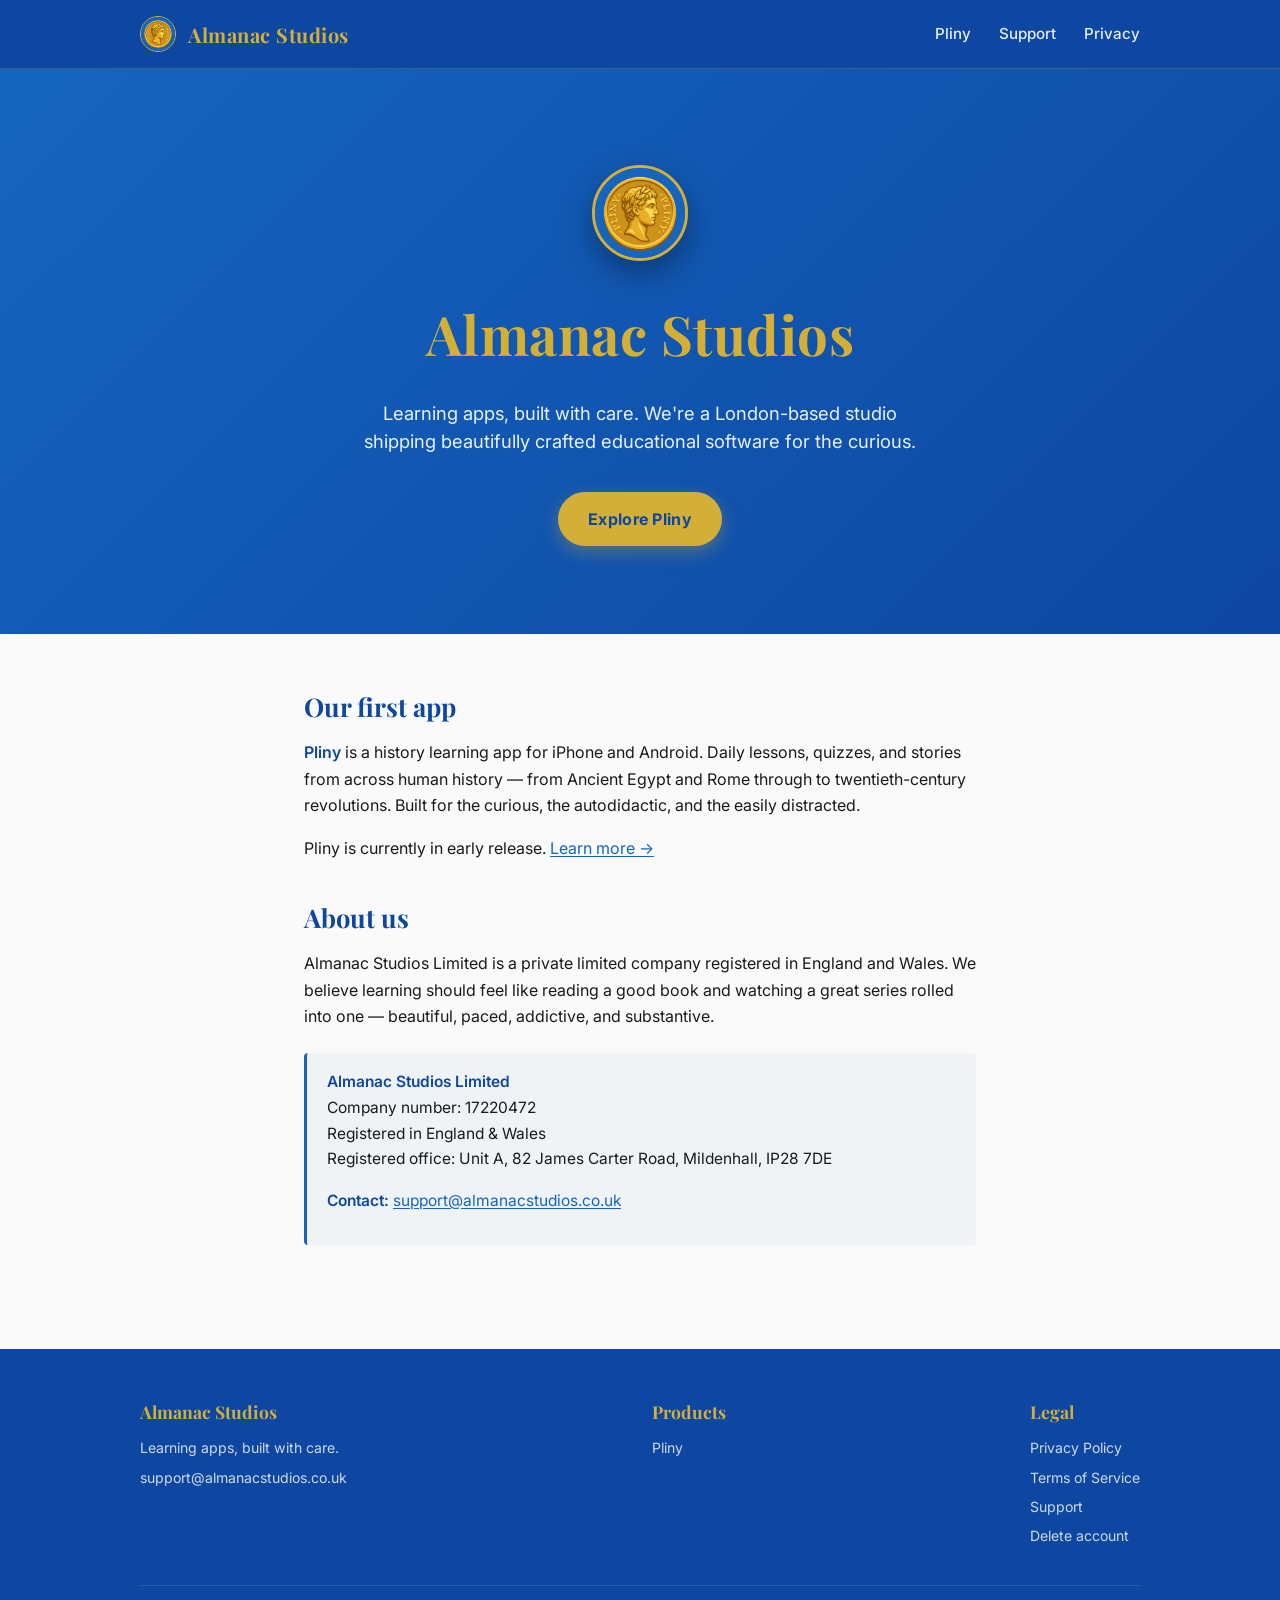
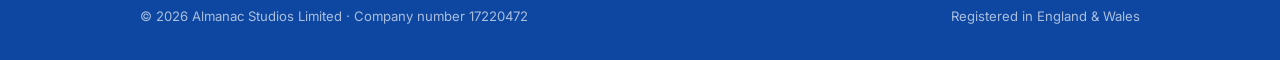
<file: index.html>
<!DOCTYPE html>
<html lang="en-GB">
<head>
  <meta charset="UTF-8" />
  <meta name="viewport" content="width=device-width, initial-scale=1.0" />
  <title>Almanac Studios — makers of Pliny, the history learning app</title>
  <meta name="description" content="Almanac Studios Limited is a London-based studio building learning apps. Our first app is Pliny, a history learning app for iPhone and Android." />
  <meta property="og:title" content="Almanac Studios" />
  <meta property="og:description" content="Learning apps, built with care. Our first app is Pliny, a history learning app for iPhone and Android." />
  <meta property="og:type" content="website" />
  <meta property="og:url" content="https://almanacstudios.co.uk/" />
  <meta property="og:image" content="https://almanacstudios.co.uk/assets/pliny-logo.png" />
  <link rel="canonical" href="https://almanacstudios.co.uk/" />
  <link rel="icon" type="image/png" href="/assets/pliny-logo.png" />
  <link rel="preconnect" href="https://fonts.googleapis.com" />
  <link rel="preconnect" href="https://fonts.gstatic.com" crossorigin />
  <link href="https://fonts.googleapis.com/css2?family=Playfair+Display:wght@400;700;900&family=Inter:wght@300;400;500;600&display=swap" rel="stylesheet" />
  <link rel="stylesheet" href="/assets/styles.css" />
  <script type="application/ld+json">
{
  "@context": "https://schema.org",
  "@type": "Organization",
  "name": "Almanac Studios Limited",
  "alternateName": "Almanac Studios",
  "url": "https://almanacstudios.co.uk/",
  "logo": "https://almanacstudios.co.uk/assets/pliny-logo.png",
  "email": "support@almanacstudios.co.uk",
  "foundingLocation": {
    "@type": "Place",
    "name": "London, United Kingdom"
  },
  "address": {
    "@type": "PostalAddress",
    "addressCountry": "GB"
  },
  "identifier": {
    "@type": "PropertyValue",
    "name": "Company number",
    "value": "17220472"
  }
}
  </script>
</head>
<body>
  <nav class="site-nav">
    <div class="nav-inner">
      <a class="nav-brand" href="/">
        <img src="/assets/pliny-logo.png" alt="Almanac Studios" />
        <span class="nav-brand-name">Almanac Studios</span>
      </a>
      <div class="nav-links">
        <a href="/pliny/">Pliny</a>
        <a href="/support/">Support</a>
        <a href="/privacy/">Privacy</a>
      </div>
    </div>
  </nav>

  <header class="home-hero">
    <img src="/assets/pliny-logo.png" alt="Pliny" class="logo" />
    <h1>Almanac Studios</h1>
    <p class="lede">
      Learning apps, built with care. We're a London-based studio shipping
      beautifully crafted educational software for the curious.
    </p>
    <a href="/pliny/" class="btn-primary">Explore Pliny</a>
  </header>

  <main>
    <h2>Our first app</h2>
    <p>
      <strong>Pliny</strong> is a history learning app for iPhone and Android. Daily
      lessons, quizzes, and stories from across human history — from
      Ancient Egypt and Rome through to twentieth-century revolutions.
      Built for the curious, the autodidactic, and the easily distracted.
    </p>
    <p>
      Pliny is currently in early release.
      <a href="/pliny/">Learn more →</a>
    </p>

    <h2>About us</h2>
    <p>
      Almanac Studios Limited is a private limited company registered in
      England and Wales. We believe learning should feel like reading a
      good book and watching a great series rolled into one — beautiful,
      paced, addictive, and substantive.
    </p>

    <div class="callout">
      <p>
        <strong>Almanac Studios Limited</strong><br />
        Company number: 17220472<br />
        Registered in England &amp; Wales<br />
        Registered office: Unit A, 82 James Carter Road, Mildenhall, IP28 7DE
      </p>
      <p>
        <strong>Contact:</strong>
        <a href="mailto:support@almanacstudios.co.uk">support@almanacstudios.co.uk</a>
      </p>
    </div>
  </main>

  <footer class="site-footer">
    <div class="footer-inner">
      <div class="footer-row">
        <div class="footer-col">
          <h4>Almanac Studios</h4>
          <p>Learning apps, built with care.</p>
          <p><a href="mailto:support@almanacstudios.co.uk">support@almanacstudios.co.uk</a></p>
        </div>
        <div class="footer-col">
          <h4>Products</h4>
          <a href="/pliny/">Pliny</a>
        </div>
        <div class="footer-col">
          <h4>Legal</h4>
          <a href="/privacy/">Privacy Policy</a>
          <a href="/terms/">Terms of Service</a>
          <a href="/support/">Support</a>
          <a href="/delete-account/">Delete account</a>
        </div>
      </div>
      <div class="footer-bottom">
        <div>© 2026 Almanac Studios Limited · Company number 17220472</div>
        <div>Registered in England &amp; Wales</div>
      </div>
    </div>
  </footer>
</body>
</html>
</file>
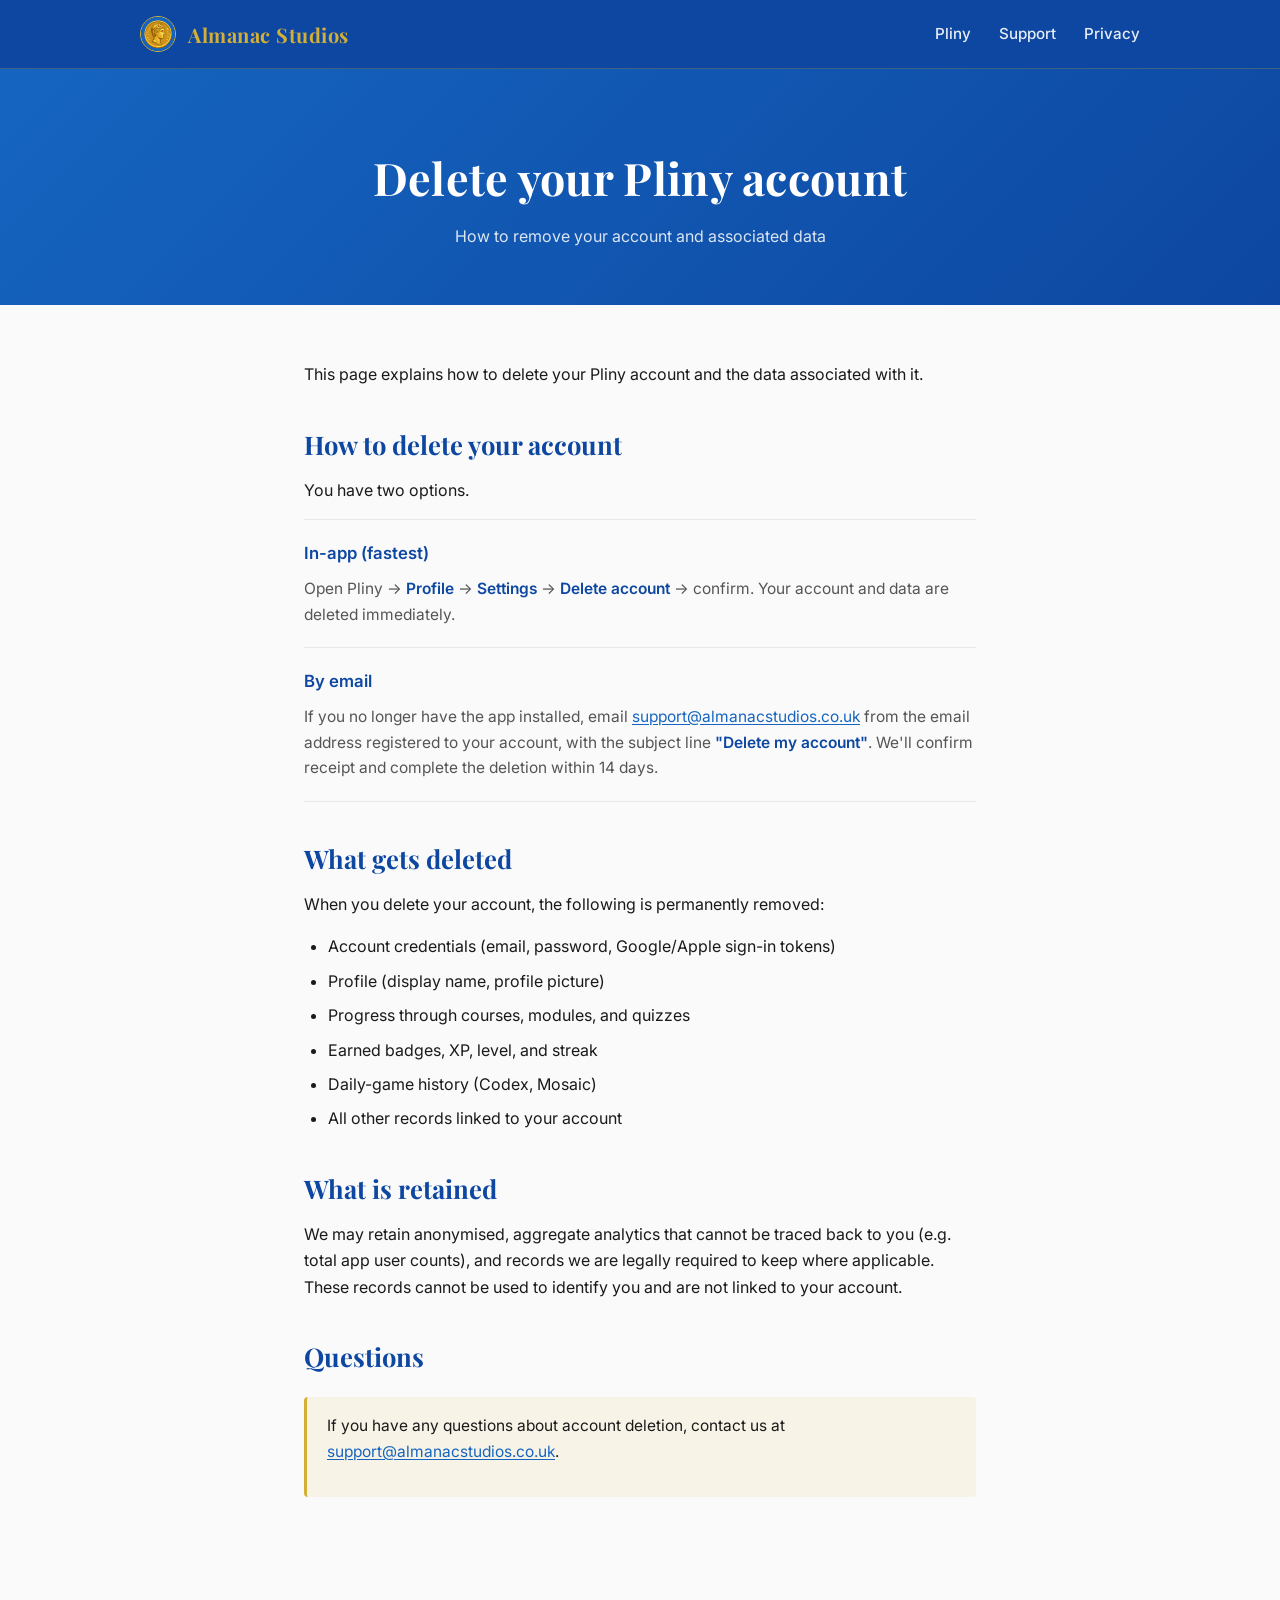
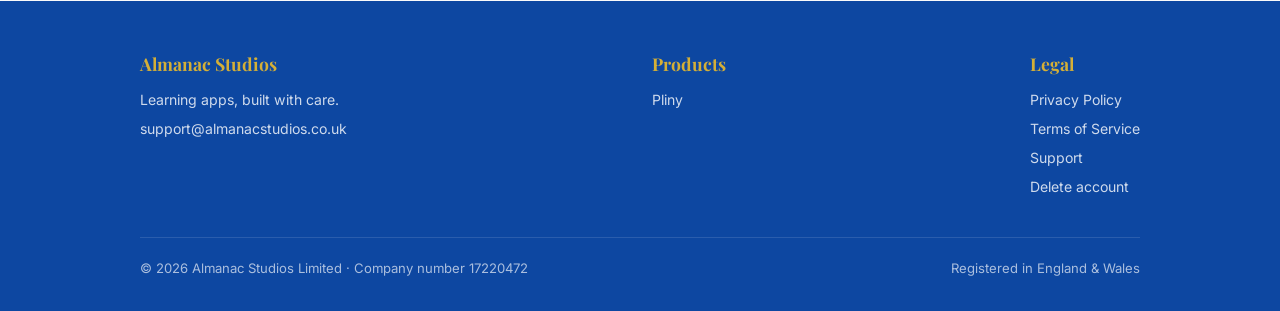
<file: delete-account/index.html>
<!DOCTYPE html>
<html lang="en-GB">
<head>
  <meta charset="UTF-8" />
  <meta name="viewport" content="width=device-width, initial-scale=1.0" />
  <title>Delete your Pliny account — Almanac Studios</title>
  <meta name="description" content="How to delete your Pliny account and the data associated with it." />
  <link rel="preconnect" href="https://fonts.googleapis.com" />
  <link rel="preconnect" href="https://fonts.gstatic.com" crossorigin />
  <link href="https://fonts.googleapis.com/css2?family=Playfair+Display:wght@400;700&family=Inter:wght@300;400;500;600&display=swap" rel="stylesheet" />
  <link rel="stylesheet" href="/assets/styles.css" />
  <link rel="canonical" href="https://almanacstudios.co.uk/delete-account/" />
  <link rel="icon" type="image/png" href="/assets/pliny-logo.png" />
</head>
<body>
  <nav class="site-nav">
    <div class="nav-inner">
      <a class="nav-brand" href="/">
        <img src="/assets/pliny-logo.png" alt="Almanac Studios" />
        <span class="nav-brand-name">Almanac Studios</span>
      </a>
      <div class="nav-links">
        <a href="/pliny/">Pliny</a>
        <a href="/support/">Support</a>
        <a href="/privacy/">Privacy</a>
      </div>
    </div>
  </nav>

  <header class="page-hero">
    <h1>Delete your Pliny account</h1>
    <div class="subtitle">How to remove your account and associated data</div>
  </header>

  <main>
    <p>
      This page explains how to delete your Pliny account and the data
      associated with it.
    </p>

    <h2>How to delete your account</h2>

    <p>You have two options.</p>

    <div class="faq-item">
      <h3>In-app (fastest)</h3>
      <p>
        Open Pliny → <strong>Profile</strong> → <strong>Settings</strong> →
        <strong>Delete account</strong> → confirm. Your account and data are
        deleted immediately.
      </p>
    </div>

    <div class="faq-item">
      <h3>By email</h3>
      <p>
        If you no longer have the app installed, email
        <a href="mailto:support@almanacstudios.co.uk">support@almanacstudios.co.uk</a>
        from the email address registered to your account, with the subject
        line <strong>"Delete my account"</strong>. We'll confirm receipt and
        complete the deletion within 14 days.
      </p>
    </div>

    <h2>What gets deleted</h2>

    <p>When you delete your account, the following is permanently removed:</p>

    <ul>
      <li>Account credentials (email, password, Google/Apple sign-in tokens)</li>
      <li>Profile (display name, profile picture)</li>
      <li>Progress through courses, modules, and quizzes</li>
      <li>Earned badges, XP, level, and streak</li>
      <li>Daily-game history (Codex, Mosaic)</li>
      <li>All other records linked to your account</li>
    </ul>

    <h2>What is retained</h2>

    <p>
      We may retain anonymised, aggregate analytics that cannot be traced back
      to you (e.g. total app user counts), and records we are legally required
      to keep where applicable. These records cannot be used to identify you
      and are not linked to your account.
    </p>

    <h2>Questions</h2>

    <div class="callout-gold callout">
      <p>
        If you have any questions about account deletion, contact us at
        <a href="mailto:support@almanacstudios.co.uk">support@almanacstudios.co.uk</a>.
      </p>
    </div>
  </main>

  <footer class="site-footer">
    <div class="footer-inner">
      <div class="footer-row">
        <div class="footer-col">
          <h4>Almanac Studios</h4>
          <p>Learning apps, built with care.</p>
          <p><a href="mailto:support@almanacstudios.co.uk">support@almanacstudios.co.uk</a></p>
        </div>
        <div class="footer-col">
          <h4>Products</h4>
          <a href="/pliny/">Pliny</a>
        </div>
        <div class="footer-col">
          <h4>Legal</h4>
          <a href="/privacy/">Privacy Policy</a>
          <a href="/terms/">Terms of Service</a>
          <a href="/support/">Support</a>
          <a href="/delete-account/">Delete account</a>
        </div>
      </div>
      <div class="footer-bottom">
        <div>© 2026 Almanac Studios Limited · Company number 17220472</div>
        <div>Registered in England &amp; Wales</div>
      </div>
    </div>
  </footer>
</body>
</html>
</file>
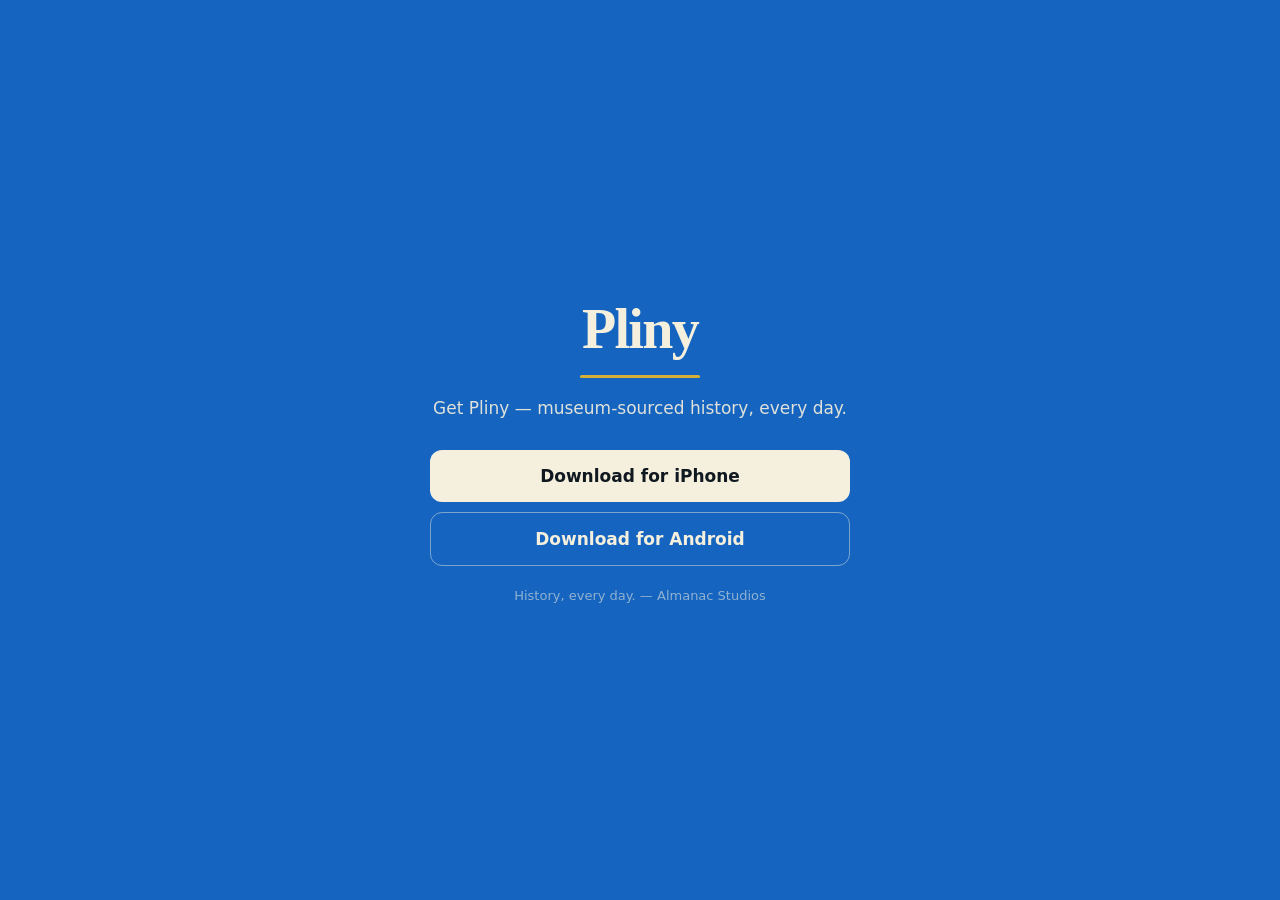
<file: go/index.html>
<!doctype html>
<html lang="en">
<head>
<meta charset="utf-8">
<meta name="viewport" content="width=device-width, initial-scale=1">
<meta name="robots" content="noindex,nofollow">
<title>Pliny</title>
<style>
  :root{--navy:#1565C0;--gold:#D4AF37;--cream:#F5EFDD;--ink:#101820}
  *{box-sizing:border-box}
  body{margin:0;min-height:100dvh;display:flex;align-items:center;justify-content:center;
       background:var(--navy);color:var(--cream);
       font-family:Manrope,system-ui,-apple-system,"Segoe UI",sans-serif;padding:24px}
  .card{text-align:center;max-width:420px;width:100%}
  h1{font-family:Fraunces,Georgia,serif;font-weight:600;font-size:56px;margin:0 0 6px;letter-spacing:-.03em}
  .rule{width:120px;height:3px;background:var(--gold);border-radius:2px;margin:14px auto 18px}
  p{margin:0 0 28px;opacity:.9;font-size:17px;line-height:1.5}
  a.btn{display:block;padding:16px 20px;margin:10px 0;border-radius:12px;text-decoration:none;
        font-weight:700;font-size:17px;background:var(--cream);color:var(--ink)}
  a.btn.alt{background:transparent;color:var(--cream);border:1.5px solid rgba(245,239,221,.45)}
  .note{margin-top:22px;font-size:13px;opacity:.55}
</style>
</head>
<body>
<div class="card">
  <h1>Pliny</h1>
  <div class="rule"></div>
  <p id="msg">Opening the App Store…</p>
  <div id="links" hidden>
    <a class="btn" id="ios">Download for iPhone</a>
    <a class="btn alt" id="android">Download for Android</a>
  </div>
  <div class="note">History, every day. — Almanac Studios</div>
</div>
<script>
// Bio-link router. TikTok and Instagram allow one link and no per-post links,
// so the campaign is carried here and handed to each store in the format that
// store actually reads. The two stores differ in an important way:
//
//   Google Play accepts any campaign string, in one url-encoded `referrer`
//   parameter (not bare utm_* on the URL). So Android gets per-video data.
//
//   Apple ignores utm_* entirely, needs pt + ct, and only reports campaigns
//   that were explicitly created in App Store Connect - arbitrary ct values are
//   discarded. A campaign also stays hidden until it has first-time downloads
//   from at least five separate users. Fifty-nine per-video campaigns would
//   therefore report almost nothing, so iOS is attributed per platform instead:
//   three registered campaigns that actually accumulate enough installs to show.
//
// Per-video signal on iOS comes indirectly - YouTube per-video views and the
// click-through here tell you which videos send traffic; ct tells you which
// platform converts.

// Generate once in App Store Connect (Analytics > Acquisition > Campaigns, the
// + button). The token is issued with your first campaign link and never
// changes. Until it is set, iOS links still work - they are just unattributed.
var APPLE_PROVIDER_TOKEN = '128580375';

// Must match campaigns actually created in App Store Connect, name for name.
// Capitalisation must match App Store Connect exactly - ct is case-sensitive.
var APPLE_CAMPAIGNS = {tiktok:'Tiktok', youtube:'Youtube', instagram:'Instagram'};

var APP_STORE_ID = '6770077802';
var PLAY_ID = 'com.almanacstudios.pliny';

var q = new URLSearchParams(location.search);
var campaign = (q.get('c') || '').slice(0, 40);
var source = (q.get('s') || 'bio').slice(0, 40);

function iosUrl() {
  var u = 'https://apps.apple.com/app/apple-store/id' + APP_STORE_ID;
  var ct = APPLE_CAMPAIGNS[source];
  if (ct && APPLE_PROVIDER_TOKEN) {
    u += '?pt=' + encodeURIComponent(APPLE_PROVIDER_TOKEN) +
         '&ct=' + encodeURIComponent(ct) + '&mt=8';
  }
  return u;
}
function androidUrl() {
  var u = 'https://play.google.com/store/apps/details?id=' + PLAY_ID;
  if (campaign) {
    var ref = 'utm_source=' + source + '&utm_medium=organic&utm_campaign=' + campaign;
    u += '&referrer=' + encodeURIComponent(ref);
  }
  return u;
}

var ua = navigator.userAgent || '';
var isIOS = /iPad|iPhone|iPod/.test(ua) ||
            (navigator.platform === 'MacIntel' && navigator.maxTouchPoints > 1);
var isAndroid = /Android/.test(ua);

document.getElementById('ios').href = iosUrl();
document.getElementById('android').href = androidUrl();

if (isIOS) {
  location.replace(iosUrl());
} else if (isAndroid) {
  document.getElementById('msg').textContent = 'Opening Google Play…';
  location.replace(androidUrl());
} else {
  // Desktop, or a device we cannot place - let the visitor choose.
  document.getElementById('msg').textContent = 'Get Pliny — museum-sourced history, every day.';
  document.getElementById('links').hidden = false;
}
</script>
</body>
</html>
</file>
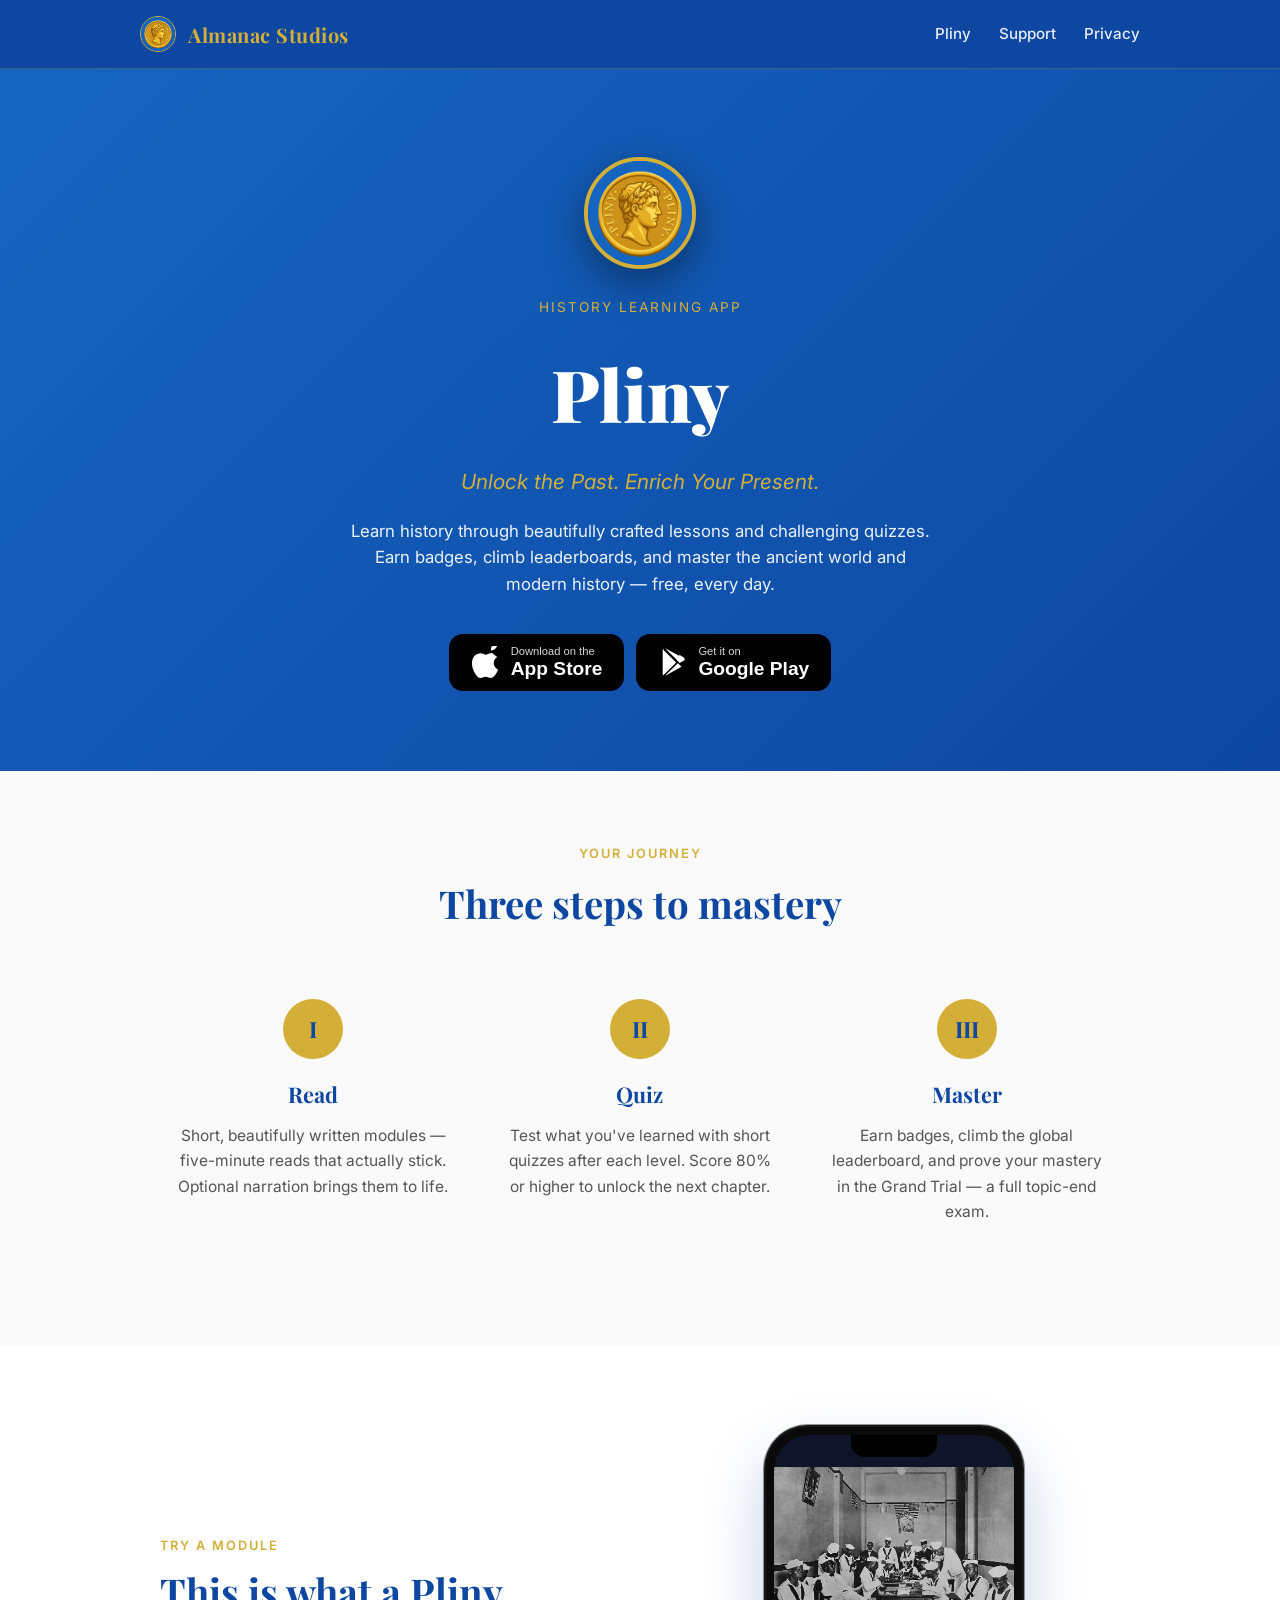
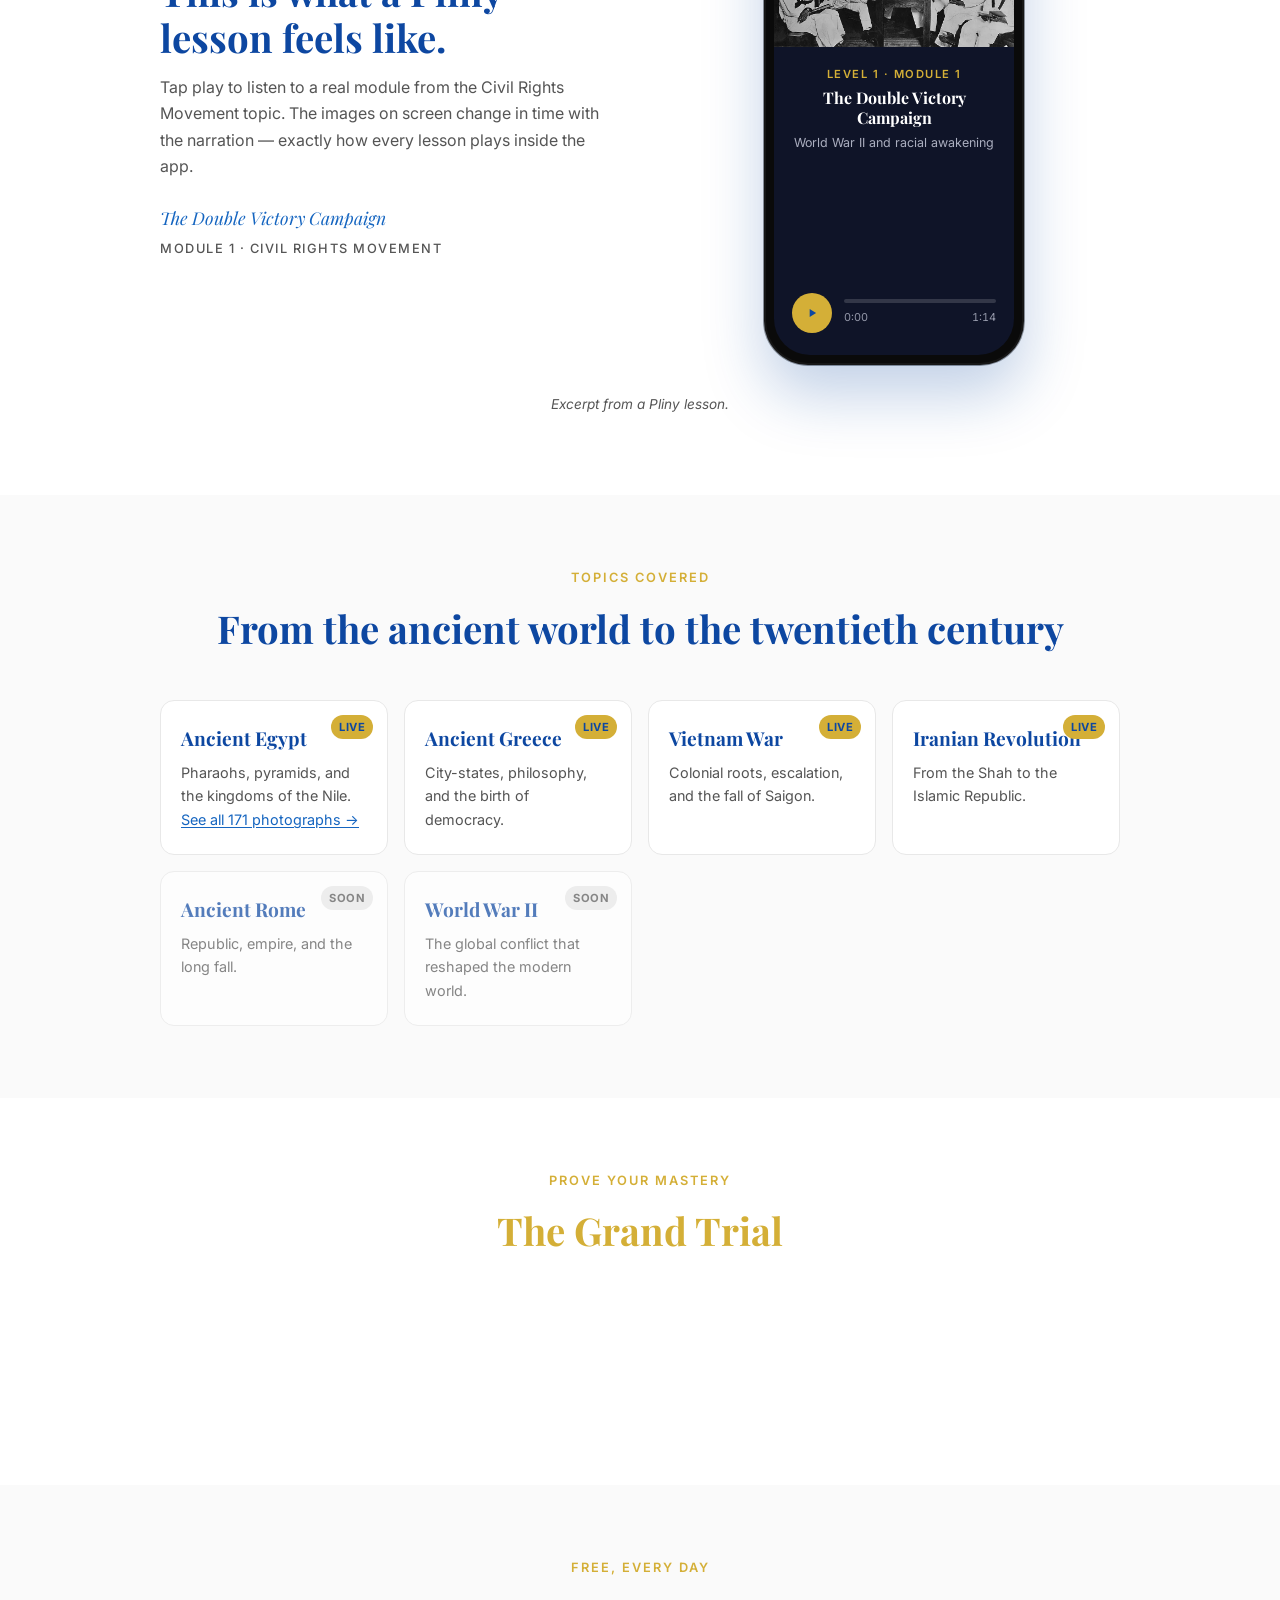
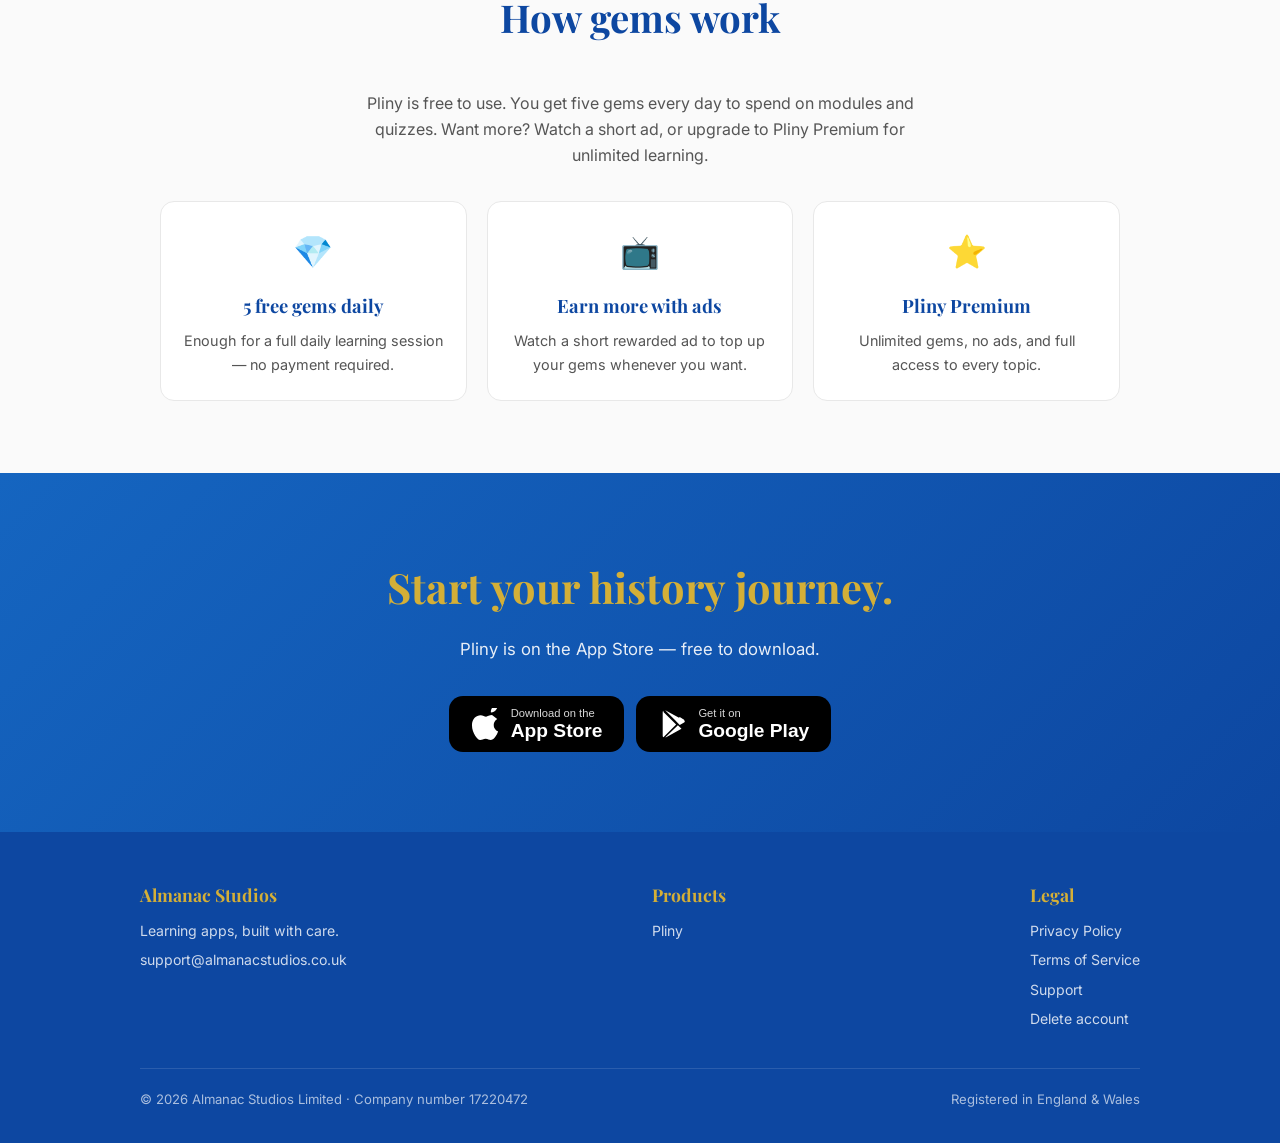
<file: pliny/index.html>
<!DOCTYPE html>
<html lang="en-GB">
<head>
  <meta charset="UTF-8" />
  <meta name="viewport" content="width=device-width, initial-scale=1.0" />
  <title>Pliny — Learn History · Almanac Studios</title>
  <meta name="description" content="Pliny is a beautifully crafted history learning app for iPhone and Android — daily lessons, quizzes, and stories from across human history." />
  <meta property="og:title" content="Pliny — Learn History" />
  <meta property="og:description" content="Daily history lessons, quizzes, and stories — from Ancient Egypt to the twentieth century." />
  <meta property="og:type" content="website" />
  <meta property="og:url" content="https://almanacstudios.co.uk/pliny/" />
  <meta property="og:image" content="https://almanacstudios.co.uk/assets/pliny-logo.png" />
  <link rel="canonical" href="https://almanacstudios.co.uk/pliny/" />
  <link rel="icon" type="image/png" href="/assets/pliny-logo.png" />
  <link rel="preconnect" href="https://fonts.googleapis.com" />
  <link rel="preconnect" href="https://fonts.gstatic.com" crossorigin />
  <link href="https://fonts.googleapis.com/css2?family=Playfair+Display:wght@400;700;900&family=Inter:wght@300;400;500;600&display=swap" rel="stylesheet" />
  <link rel="stylesheet" href="/assets/styles.css" />
  <style>
    /* Pliny-page-specific styling */
    .pliny-hero {
      background: linear-gradient(135deg, var(--navy-mid), var(--navy));
      color: var(--white);
      padding: 88px 24px 80px;
      text-align: center;
    }
    .pliny-hero img.logo {
      width: 112px;
      height: 112px;
      border-radius: 50%;
      border: 4px solid var(--gold);
      margin: 0 auto 24px;
      box-shadow: 0 14px 40px rgba(0,0,0,0.4);
    }
    .pliny-hero .eyebrow {
      display: inline-block;
      font-size: 0.85rem;
      letter-spacing: 2px;
      text-transform: uppercase;
      color: var(--gold);
      margin-bottom: 16px;
    }
    .pliny-hero h1 {
      font-family: 'Playfair Display', Georgia, serif;
      font-size: clamp(3rem, 8vw, 4.5rem);
      font-weight: 900;
      margin-bottom: 12px;
      color: var(--white);
    }
    .pliny-hero .tagline {
      font-size: 1.3rem;
      font-style: italic;
      color: var(--gold);
      margin-bottom: 18px;
    }
    .pliny-hero p.lede {
      font-size: 1.05rem;
      max-width: 580px;
      margin: 0 auto 36px;
      opacity: 0.92;
      line-height: 1.6;
    }

    .store-badges {
      display: inline-flex;
      flex-wrap: wrap;
      justify-content: center;
      gap: 12px;
    }
    .app-store-badge {
      display: inline-flex;
      align-items: center;
      gap: 12px;
      background: #000;
      color: #fff;
      padding: 12px 22px;
      border-radius: 14px;
      text-decoration: none;
      font-family: -apple-system, BlinkMacSystemFont, sans-serif;
      transition: transform 0.15s ease;
    }
    .app-store-badge:hover { transform: translateY(-1px); color: #fff; }
    .app-store-badge svg { width: 28px; height: 32px; fill: #fff; flex-shrink: 0; }
    .app-store-badge .stack { display: flex; flex-direction: column; line-height: 1; text-align: left; }
    .app-store-badge .stack .small { font-size: 0.7rem; opacity: 0.85; margin-bottom: 2px; }
    .app-store-badge .stack .big { font-size: 1.2rem; font-weight: 600; }
    .app-store-badge.disabled { opacity: 0.5; cursor: not-allowed; pointer-events: none; }
    .coming-soon-note {
      display: block;
      margin-top: 14px;
      font-size: 0.85rem;
      color: rgba(255,255,255,0.7);
      font-style: italic;
    }

    .section {
      padding: 72px 24px;
    }
    .section:nth-child(even) { background: var(--surface); }
    .section .inner {
      max-width: 960px;
      margin: 0 auto;
    }
    .section .eyebrow {
      display: block;
      font-size: 0.8rem;
      letter-spacing: 2px;
      text-transform: uppercase;
      color: var(--gold);
      font-weight: 600;
      margin-bottom: 8px;
      text-align: center;
    }
    .section h2 {
      font-family: 'Playfair Display', Georgia, serif;
      font-size: clamp(1.8rem, 4vw, 2.4rem);
      color: var(--navy);
      text-align: center;
      margin-bottom: 40px;
    }

    .step {
      text-align: center;
      padding: 24px 16px;
    }
    .step .roman {
      font-family: 'Playfair Display', Georgia, serif;
      display: inline-block;
      width: 60px;
      height: 60px;
      line-height: 60px;
      border-radius: 50%;
      background: var(--gold);
      color: var(--navy);
      font-weight: 700;
      font-size: 1.4rem;
      margin-bottom: 18px;
    }
    .step h3 {
      font-family: 'Playfair Display', Georgia, serif;
      font-size: 1.35rem;
      color: var(--navy);
      margin-bottom: 10px;
    }
    .step p {
      font-size: 0.97rem;
      color: var(--text-muted);
      max-width: 280px;
      margin: 0 auto;
    }

    .topics-grid {
      display: grid;
      grid-template-columns: repeat(auto-fit, minmax(220px, 1fr));
      gap: 16px;
    }
    .topic {
      background: var(--surface);
      border: 1px solid var(--border);
      border-radius: 14px;
      padding: 22px 20px;
      position: relative;
    }
    .topic h3 {
      font-family: 'Playfair Display', Georgia, serif;
      font-size: 1.2rem;
      color: var(--navy);
      margin-bottom: 6px;
    }
    .topic p {
      font-size: 0.9rem;
      color: var(--text-muted);
      margin: 0;
    }
    .topic .badge {
      position: absolute;
      top: 14px;
      right: 14px;
      background: var(--gold);
      color: var(--navy);
      font-size: 0.7rem;
      font-weight: 700;
      letter-spacing: 0.5px;
      text-transform: uppercase;
      padding: 3px 8px;
      border-radius: 999px;
    }
    .topic.coming {
      opacity: 0.7;
    }
    .topic.coming .badge {
      background: var(--border);
      color: var(--text-muted);
    }

    .grand-trial {
      background: linear-gradient(135deg, var(--navy), #07286b);
      color: var(--white);
      text-align: center;
    }
    .grand-trial h2 { color: var(--gold); }
    .grand-trial p.lede {
      font-size: 1.05rem;
      max-width: 620px;
      margin: 0 auto 0;
      opacity: 0.92;
      line-height: 1.65;
    }

    .gems-row {
      display: grid;
      grid-template-columns: repeat(auto-fit, minmax(220px, 1fr));
      gap: 20px;
      margin-top: 32px;
    }
    .gem-card {
      background: var(--surface);
      border: 1px solid var(--border);
      border-radius: 14px;
      padding: 24px 22px;
      text-align: center;
    }
    .gem-card .icon {
      font-size: 2rem;
      margin-bottom: 12px;
    }
    .gem-card h3 {
      font-family: 'Playfair Display', Georgia, serif;
      font-size: 1.15rem;
      color: var(--navy);
      margin-bottom: 8px;
    }
    .gem-card p {
      font-size: 0.9rem;
      color: var(--text-muted);
      margin: 0;
    }

    .final-cta {
      background: linear-gradient(135deg, var(--navy-mid), var(--navy));
      color: var(--white);
      text-align: center;
      padding: 80px 24px;
    }
    .final-cta h2 {
      font-family: 'Playfair Display', Georgia, serif;
      font-size: clamp(1.8rem, 5vw, 2.6rem);
      margin-bottom: 14px;
      color: var(--gold);
    }
    .final-cta p {
      font-size: 1.05rem;
      max-width: 500px;
      margin: 0 auto 32px;
      opacity: 0.9;
    }

    /* ─ Module preview (phone mockup) ─────────────────────────────── */
    .preview-section { padding: 80px 24px; background: var(--surface); }
    .preview-inner {
      max-width: 960px;
      margin: 0 auto;
      display: grid;
      grid-template-columns: 1fr 1fr;
      gap: 56px;
      align-items: center;
    }
    .preview-copy .eyebrow {
      display: inline-block;
      font-size: 0.8rem;
      letter-spacing: 2px;
      text-transform: uppercase;
      color: var(--gold);
      font-weight: 600;
      margin-bottom: 12px;
    }
    .preview-copy h2 {
      font-family: 'Playfair Display', Georgia, serif;
      font-size: clamp(1.8rem, 4vw, 2.4rem);
      color: var(--navy);
      margin-bottom: 14px;
      line-height: 1.2;
    }
    .preview-copy h3.module-title {
      font-family: 'Playfair Display', Georgia, serif;
      font-size: 1.1rem;
      color: var(--navy-mid);
      margin: 24px 0 6px;
      font-style: italic;
      font-weight: 400;
    }
    .preview-copy p {
      color: var(--text-muted);
      font-size: 1rem;
      line-height: 1.65;
      margin-bottom: 16px;
    }
    .preview-copy .topic-tag {
      font-size: 0.8rem;
      letter-spacing: 1.5px;
      text-transform: uppercase;
      color: var(--text-muted);
      font-weight: 500;
    }

    /* Phone frame */
    .phone-frame {
      width: 100%;
      max-width: 260px;
      margin: 0 auto;
      background: #0a0a0a;
      border-radius: 44px;
      padding: 10px;
      box-shadow:
        0 30px 60px rgba(13,71,161,0.25),
        0 0 0 2px rgba(255,255,255,0.05) inset,
        0 0 0 1px rgba(0,0,0,0.4);
      position: relative;
    }
    .phone-frame::before {
      content: '';
      position: absolute;
      top: 10px;
      left: 50%;
      transform: translateX(-50%);
      width: 86px;
      height: 22px;
      background: #000;
      border-radius: 0 0 14px 14px;
      z-index: 3;
    }
    .phone-screen {
      background: #0F1428;
      border-radius: 36px;
      overflow: hidden;
      aspect-ratio: 9 / 19.5;
      display: flex;
      flex-direction: column;
      position: relative;
    }
    /* Slide ticker */
    .slide-stack {
      position: relative;
      width: 100%;
      aspect-ratio: 4 / 3;
      background: #000;
      flex-shrink: 0;
      margin-top: 32px; /* room for notch */
    }
    .slide {
      position: absolute;
      inset: 0;
      opacity: 0;
      transition: opacity 0.5s ease-in-out;
    }
    .slide.active { opacity: 1; }
    .slide img {
      width: 100%;
      height: 100%;
      object-fit: cover;
      display: block;
    }
    /* Caption area */
    .phone-caption {
      flex: 1;
      padding: 18px 18px 8px;
      color: #EDF0FF;
      display: flex;
      flex-direction: column;
      align-items: center;
      text-align: center;
      gap: 4px;
    }
    .phone-caption .level {
      font-size: 0.7rem;
      letter-spacing: 1.5px;
      text-transform: uppercase;
      color: var(--gold);
      font-weight: 600;
    }
    .phone-caption .title {
      font-family: 'Playfair Display', Georgia, serif;
      font-size: 1rem;
      font-weight: 700;
      line-height: 1.25;
      color: #FFFFFF;
    }
    .phone-caption .subtitle {
      font-size: 0.78rem;
      color: rgba(237,240,255,0.7);
      line-height: 1.4;
      margin-top: 2px;
    }
    /* Audio panel — mirrors app audio panel: play/pause + scrub + times */
    .audio-panel {
      padding: 12px 18px 22px;
      display: flex;
      align-items: center;
      gap: 12px;
    }
    .audio-panel .play-pause {
      width: 40px;
      height: 40px;
      border-radius: 50%;
      background: var(--gold);
      border: none;
      cursor: pointer;
      display: flex;
      align-items: center;
      justify-content: center;
      flex-shrink: 0;
      transition: transform 0.12s ease;
    }
    .audio-panel .play-pause:hover { transform: scale(1.06); }
    .audio-panel .play-pause svg {
      width: 14px;
      height: 14px;
      fill: var(--navy);
    }
    .audio-panel .play-pause.is-playing .icon-play { display: none; }
    .audio-panel .play-pause:not(.is-playing) .icon-pause { display: none; }
    .audio-panel .scrub-wrap {
      flex: 1;
      display: flex;
      flex-direction: column;
      gap: 6px;
    }
    .audio-panel .scrub {
      width: 100%;
      height: 4px;
      background: rgba(255,255,255,0.15);
      border-radius: 2px;
      cursor: pointer;
      position: relative;
    }
    .audio-panel .scrub-fill {
      height: 100%;
      width: 0;
      background: var(--gold);
      border-radius: 2px;
      transition: width 0.15s linear;
    }
    .audio-panel .time-row {
      display: flex;
      justify-content: space-between;
      font-size: 0.68rem;
      color: rgba(237,240,255,0.6);
      font-variant-numeric: tabular-nums;
    }
    .preview-fineprint {
      text-align: center;
      margin-top: 28px;
      font-size: 0.85rem;
      color: var(--text-muted);
      font-style: italic;
    }

    @media (max-width: 800px) {
      .preview-inner {
        grid-template-columns: 1fr;
        gap: 36px;
      }
      .preview-copy { text-align: center; }
      .preview-copy .eyebrow,
      .preview-copy .topic-tag { display: inline-block; }
    }
    @media (max-width: 600px) {
      .pliny-hero { padding: 64px 20px 56px; }
      .pliny-hero img.logo { width: 88px; height: 88px; }
      .section { padding: 56px 20px; }
      .preview-section { padding: 56px 20px; }
    }
  </style>
  <script type="application/ld+json">
{
  "@context": "https://schema.org",
  "@type": "MobileApplication",
  "name": "Pliny",
  "applicationCategory": "EducationalApplication",
  "applicationSubCategory": "History",
  "operatingSystem": "iOS, Android",
  "url": "https://almanacstudios.co.uk/pliny/",
  "downloadUrl": [
    "https://apps.apple.com/app/id6770077802",
    "https://play.google.com/store/apps/details?id=com.almanacstudios.pliny"
  ],
  "offers": {
    "@type": "Offer",
    "price": "0",
    "priceCurrency": "GBP"
  },
  "publisher": {
    "@type": "Organization",
    "name": "Almanac Studios Limited",
    "url": "https://almanacstudios.co.uk/"
  },
  "description": "Pliny is a history learning app for iPhone and Android \u2014 short narrated lessons, quizzes and stories from ancient Egypt and Rome through to twentieth-century revolutions."
}
  </script>
</head>
<body>
  <nav class="site-nav">
    <div class="nav-inner">
      <a class="nav-brand" href="/">
        <img src="/assets/pliny-logo.png" alt="Almanac Studios" />
        <span class="nav-brand-name">Almanac Studios</span>
      </a>
      <div class="nav-links">
        <a href="/pliny/">Pliny</a>
        <a href="/support/">Support</a>
        <a href="/privacy/">Privacy</a>
      </div>
    </div>
  </nav>

  <header class="pliny-hero">
    <img src="/assets/pliny-logo.png" alt="Pliny" class="logo" />
    <span class="eyebrow">History Learning App</span>
    <h1>Pliny</h1>
    <p class="tagline">Unlock the Past. Enrich Your Present.</p>
    <p class="lede">
      Learn history through beautifully crafted lessons and challenging
      quizzes. Earn badges, climb leaderboards, and master the ancient
      world and modern history — free, every day.
    </p>
    <div class="store-badges">
      <a href="https://apps.apple.com/app/id6770077802" class="app-store-badge">
        <svg xmlns="http://www.w3.org/2000/svg" viewBox="0 0 814 1000"><path d="M788.1 340.9c-5.8 4.5-108.2 62.2-108.2 190.5 0 148.4 130.3 200.9 134.2 202.2-.6 3.2-20.7 71.9-68.7 141.9-42.8 61.6-87.5 123.1-155.5 123.1s-85.5-39.5-164-39.5c-76 0-103.7 40.8-165.9 40.8s-105-57.8-155.5-127.4C46 790.7 0 663 0 541.8c0-207.5 135.4-317.3 269-317.3 69.7 0 127.9 45.6 171.5 45.6 41.8 0 107.5-48.1 185.9-48.1zm-39.5-277.3c32.7-38.9 56.3-93.7 56.3-148.5 0-7.7-.6-15.4-1.9-21.8-53.5 2-117.6 35.5-155.9 79.9-30.1 33.9-57.8 88.7-57.8 144.1 0 8.3 1.3 16.6 1.9 19.2 3.2.6 8.3 1.3 13.4 1.3 47.9 0 109.3-32 144.2-74.2z"/></svg>
        <span class="stack">
          <span class="small">Download on the</span>
          <span class="big">App Store</span>
        </span>
      </a>
      <a href="https://play.google.com/store/apps/details?id=com.almanacstudios.pliny&amp;referrer=utm_source%3Dwebsite%26utm_medium%3Dreferral%26utm_campaign%3Dpliny-hero" class="app-store-badge">
        <svg xmlns="http://www.w3.org/2000/svg" viewBox="0 0 512 512"><path d="M99.6 12.3c-8.6 4.4-13.6 13-13.6 24V475.7c0 11 5 19.6 13.6 24l232-232.3-232-232.1zm264.3 264.4L136 500.4c4 1.1 8.4 1.2 13.1-.4l280.6-158.3-65.8-65zm113.4-100.7L397.4 130l-71 71 71 71.4 80-45.1c17.3-10.4 17.3-30.6-.1-40.3zM149.1 11.6c-4.7-1.6-9.1-1.5-13.1-.4l228 227.7 70.9-71-285.8-156.3z"/></svg>
        <span class="stack">
          <span class="small">Get it on</span>
          <span class="big">Google Play</span>
        </span>
      </a>
    </div>
  </header>

  <!-- Three steps to mastery -->
  <section class="section">
    <div class="inner">
      <span class="eyebrow">Your journey</span>
      <h2>Three steps to mastery</h2>
      <div class="card-grid">
        <div class="step">
          <div class="roman">I</div>
          <h3>Read</h3>
          <p>
            Short, beautifully written modules — five-minute reads that
            actually stick. Optional narration brings them to life.
          </p>
        </div>
        <div class="step">
          <div class="roman">II</div>
          <h3>Quiz</h3>
          <p>
            Test what you've learned with short quizzes after each level.
            Score 80% or higher to unlock the next chapter.
          </p>
        </div>
        <div class="step">
          <div class="roman">III</div>
          <h3>Master</h3>
          <p>
            Earn badges, climb the global leaderboard, and prove your
            mastery in the Grand Trial — a full topic-end exam.
          </p>
        </div>
      </div>
    </div>
  </section>

  <!-- Module preview — interactive demo of one real Pliny lesson -->
  <section class="preview-section">
    <div class="preview-inner">
      <div class="preview-copy">
        <span class="eyebrow">Try a module</span>
        <h2>This is what a Pliny lesson feels like.</h2>
        <p>
          Tap play to listen to a real module from the Civil Rights
          Movement topic. The images on screen change in time with the
          narration — exactly how every lesson plays inside the app.
        </p>
        <h3 class="module-title">The Double Victory Campaign</h3>
        <div class="topic-tag">Module 1 · Civil Rights Movement</div>
      </div>

      <div class="phone-frame">
        <div class="phone-screen">
          <div class="slide-stack" id="slide-stack">
            <div class="slide active"><img src="/assets/preview/civil-rights/slide-1.webp" alt="" loading="lazy" /></div>
            <div class="slide"><img src="/assets/preview/civil-rights/slide-2.webp" alt="" loading="lazy" /></div>
            <div class="slide"><img src="/assets/preview/civil-rights/slide-3.webp" alt="" loading="lazy" /></div>
            <div class="slide"><img src="/assets/preview/civil-rights/slide-4.webp" alt="" loading="lazy" /></div>
            <div class="slide"><img src="/assets/preview/civil-rights/slide-5.webp" alt="" loading="lazy" /></div>
            <div class="slide"><img src="/assets/preview/civil-rights/slide-6.webp" alt="" loading="lazy" /></div>
            <div class="slide"><img src="/assets/preview/civil-rights/slide-7.webp" alt="" loading="lazy" /></div>
          </div>
          <div class="phone-caption">
            <div class="level">Level 1 · Module 1</div>
            <div class="title">The Double Victory Campaign</div>
            <div class="subtitle">World War II and racial awakening</div>
          </div>
          <div class="audio-panel">
            <button class="play-pause" id="play-pause" aria-label="Play">
              <svg class="icon-play" viewBox="0 0 24 24"><path d="M8 5v14l11-7z"/></svg>
              <svg class="icon-pause" viewBox="0 0 24 24"><path d="M6 19h4V5H6v14zm8-14v14h4V5h-4z"/></svg>
            </button>
            <div class="scrub-wrap">
              <div class="scrub" id="scrub" role="slider" aria-label="Audio position" tabindex="0">
                <div class="scrub-fill" id="scrub-fill"></div>
              </div>
              <div class="time-row">
                <span id="current-time">0:00</span>
                <span id="total-time">1:14</span>
              </div>
            </div>
          </div>
          <audio id="preview-audio" preload="metadata" src="/assets/preview/civil-rights/narration.mp3"></audio>
        </div>
      </div>
    </div>
    <p class="preview-fineprint">Excerpt from a Pliny lesson.</p>
  </section>

  <!-- Topics -->
  <section class="section">
    <div class="inner">
      <span class="eyebrow">Topics covered</span>
      <h2>From the ancient world to the twentieth century</h2>
      <div class="topics-grid">
        <div class="topic">
          <span class="badge">Live</span>
          <h3>Ancient Egypt</h3>
          <p>Pharaohs, pyramids, and the kingdoms of the Nile.
             <a href="/pliny/timeline/">See all 171 photographs &rarr;</a></p>
        </div>
        <div class="topic">
          <span class="badge">Live</span>
          <h3>Ancient Greece</h3>
          <p>City-states, philosophy, and the birth of democracy.</p>
        </div>
        <div class="topic">
          <span class="badge">Live</span>
          <h3>Vietnam War</h3>
          <p>Colonial roots, escalation, and the fall of Saigon.</p>
        </div>
        <div class="topic">
          <span class="badge">Live</span>
          <h3>Iranian Revolution</h3>
          <p>From the Shah to the Islamic Republic.</p>
        </div>
        <div class="topic coming">
          <span class="badge">Soon</span>
          <h3>Ancient Rome</h3>
          <p>Republic, empire, and the long fall.</p>
        </div>
        <div class="topic coming">
          <span class="badge">Soon</span>
          <h3>World War II</h3>
          <p>The global conflict that reshaped the modern world.</p>
        </div>
      </div>
    </div>
  </section>

  <!-- Grand Trial -->
  <section class="section grand-trial">
    <div class="inner">
      <span class="eyebrow">Prove your mastery</span>
      <h2>The Grand Trial</h2>
      <p class="lede">
        Once you've finished every level in a topic, take the Grand Trial:
        a comprehensive timed exam covering everything you've learned.
        Pass it and the topic is yours — badge, accolade, and a permanent
        place on the global leaderboard.
      </p>
    </div>
  </section>

  <!-- Free with gems -->
  <section class="section">
    <div class="inner">
      <span class="eyebrow">Free, every day</span>
      <h2>How gems work</h2>
      <p style="text-align:center; max-width: 580px; margin: 0 auto; color: var(--text-muted);">
        Pliny is free to use. You get five gems every day to spend on
        modules and quizzes. Want more? Watch a short ad, or upgrade to
        Pliny Premium for unlimited learning.
      </p>
      <div class="gems-row">
        <div class="gem-card">
          <div class="icon">💎</div>
          <h3>5 free gems daily</h3>
          <p>Enough for a full daily learning session — no payment required.</p>
        </div>
        <div class="gem-card">
          <div class="icon">📺</div>
          <h3>Earn more with ads</h3>
          <p>Watch a short rewarded ad to top up your gems whenever you want.</p>
        </div>
        <div class="gem-card">
          <div class="icon">⭐</div>
          <h3>Pliny Premium</h3>
          <p>Unlimited gems, no ads, and full access to every topic.</p>
        </div>
      </div>
    </div>
  </section>

  <!-- Final CTA -->
  <section class="final-cta">
    <h2>Start your history journey.</h2>
    <p>Pliny is on the App Store — free to download.</p>
    <div class="store-badges">
      <a href="https://apps.apple.com/app/id6770077802" class="app-store-badge">
        <svg xmlns="http://www.w3.org/2000/svg" viewBox="0 0 814 1000"><path d="M788.1 340.9c-5.8 4.5-108.2 62.2-108.2 190.5 0 148.4 130.3 200.9 134.2 202.2-.6 3.2-20.7 71.9-68.7 141.9-42.8 61.6-87.5 123.1-155.5 123.1s-85.5-39.5-164-39.5c-76 0-103.7 40.8-165.9 40.8s-105-57.8-155.5-127.4C46 790.7 0 663 0 541.8c0-207.5 135.4-317.3 269-317.3 69.7 0 127.9 45.6 171.5 45.6 41.8 0 107.5-48.1 185.9-48.1zm-39.5-277.3c32.7-38.9 56.3-93.7 56.3-148.5 0-7.7-.6-15.4-1.9-21.8-53.5 2-117.6 35.5-155.9 79.9-30.1 33.9-57.8 88.7-57.8 144.1 0 8.3 1.3 16.6 1.9 19.2 3.2.6 8.3 1.3 13.4 1.3 47.9 0 109.3-32 144.2-74.2z"/></svg>
        <span class="stack">
          <span class="small">Download on the</span>
          <span class="big">App Store</span>
        </span>
      </a>
      <a href="https://play.google.com/store/apps/details?id=com.almanacstudios.pliny&amp;referrer=utm_source%3Dwebsite%26utm_medium%3Dreferral%26utm_campaign%3Dpliny-final-cta" class="app-store-badge">
        <svg xmlns="http://www.w3.org/2000/svg" viewBox="0 0 512 512"><path d="M99.6 12.3c-8.6 4.4-13.6 13-13.6 24V475.7c0 11 5 19.6 13.6 24l232-232.3-232-232.1zm264.3 264.4L136 500.4c4 1.1 8.4 1.2 13.1-.4l280.6-158.3-65.8-65zm113.4-100.7L397.4 130l-71 71 71 71.4 80-45.1c17.3-10.4 17.3-30.6-.1-40.3zM149.1 11.6c-4.7-1.6-9.1-1.5-13.1-.4l228 227.7 70.9-71-285.8-156.3z"/></svg>
        <span class="stack">
          <span class="small">Get it on</span>
          <span class="big">Google Play</span>
        </span>
      </a>
    </div>
  </section>

  <footer class="site-footer">
    <div class="footer-inner">
      <div class="footer-row">
        <div class="footer-col">
          <h4>Almanac Studios</h4>
          <p>Learning apps, built with care.</p>
          <p><a href="mailto:support@almanacstudios.co.uk">support@almanacstudios.co.uk</a></p>
        </div>
        <div class="footer-col">
          <h4>Products</h4>
          <a href="/pliny/">Pliny</a>
        </div>
        <div class="footer-col">
          <h4>Legal</h4>
          <a href="/privacy/">Privacy Policy</a>
          <a href="/terms/">Terms of Service</a>
          <a href="/support/">Support</a>
          <a href="/delete-account/">Delete account</a>
        </div>
      </div>
      <div class="footer-bottom">
        <div>© 2026 Almanac Studios Limited · Company number 17220472</div>
        <div>Registered in England &amp; Wales</div>
      </div>
    </div>
  </footer>
  <script>
    // ─ Module-preview player: audio + timestamp-synced slide ticker ─────
    (function () {
      const audio = document.getElementById('preview-audio');
      const playPause = document.getElementById('play-pause');
      const scrub = document.getElementById('scrub');
      const scrubFill = document.getElementById('scrub-fill');
      const currentTimeEl = document.getElementById('current-time');
      const totalTimeEl = document.getElementById('total-time');
      const slides = document.querySelectorAll('#slide-stack .slide');

      // Slide start times in seconds (user-supplied beats from the audio).
      // Slide i becomes active when audio.currentTime >= slideStarts[i].
      const slideStarts = [0, 9, 22, 35, 45, 52, 69];

      let currentSlide = 0;

      function formatTime(s) {
        if (!isFinite(s)) return '0:00';
        const m = Math.floor(s / 60);
        const r = Math.floor(s % 60);
        return m + ':' + (r < 10 ? '0' : '') + r;
      }

      function setActiveSlide(idx) {
        if (idx === currentSlide) return;
        slides[currentSlide].classList.remove('active');
        slides[idx].classList.add('active');
        currentSlide = idx;
      }

      function syncSlide() {
        const t = audio.currentTime;
        let idx = 0;
        for (let i = 0; i < slideStarts.length; i++) {
          if (t >= slideStarts[i]) idx = i;
        }
        setActiveSlide(idx);
      }

      playPause.addEventListener('click', function () {
        if (audio.paused) {
          audio.play();
        } else {
          audio.pause();
        }
      });
      audio.addEventListener('play', function () {
        playPause.classList.add('is-playing');
        playPause.setAttribute('aria-label', 'Pause');
      });
      audio.addEventListener('pause', function () {
        playPause.classList.remove('is-playing');
        playPause.setAttribute('aria-label', 'Play');
      });

      audio.addEventListener('timeupdate', function () {
        const pct = audio.duration ? (audio.currentTime / audio.duration) * 100 : 0;
        scrubFill.style.width = pct + '%';
        currentTimeEl.textContent = formatTime(audio.currentTime);
        syncSlide();
      });

      audio.addEventListener('loadedmetadata', function () {
        totalTimeEl.textContent = formatTime(audio.duration);
      });

      audio.addEventListener('ended', function () {
        // Reset to first slide and update controls
        playPause.classList.remove('is-playing');
        playPause.setAttribute('aria-label', 'Play');
        setActiveSlide(0);
        scrubFill.style.width = '0%';
        currentTimeEl.textContent = '0:00';
      });

      scrub.addEventListener('click', function (e) {
        if (!audio.duration) return;
        const rect = scrub.getBoundingClientRect();
        const pct = Math.max(0, Math.min(1, (e.clientX - rect.left) / rect.width));
        audio.currentTime = pct * audio.duration;
      });

      // Keyboard a11y on the scrub bar (left/right arrows, space to play/pause)
      scrub.addEventListener('keydown', function (e) {
        if (!audio.duration) return;
        if (e.key === 'ArrowRight') {
          audio.currentTime = Math.min(audio.duration, audio.currentTime + 5);
          e.preventDefault();
        } else if (e.key === 'ArrowLeft') {
          audio.currentTime = Math.max(0, audio.currentTime - 5);
          e.preventDefault();
        } else if (e.key === ' ') {
          if (audio.paused) audio.play(); else audio.pause();
          e.preventDefault();
        }
      });
    })();
  </script>
</body>
</html>
</file>
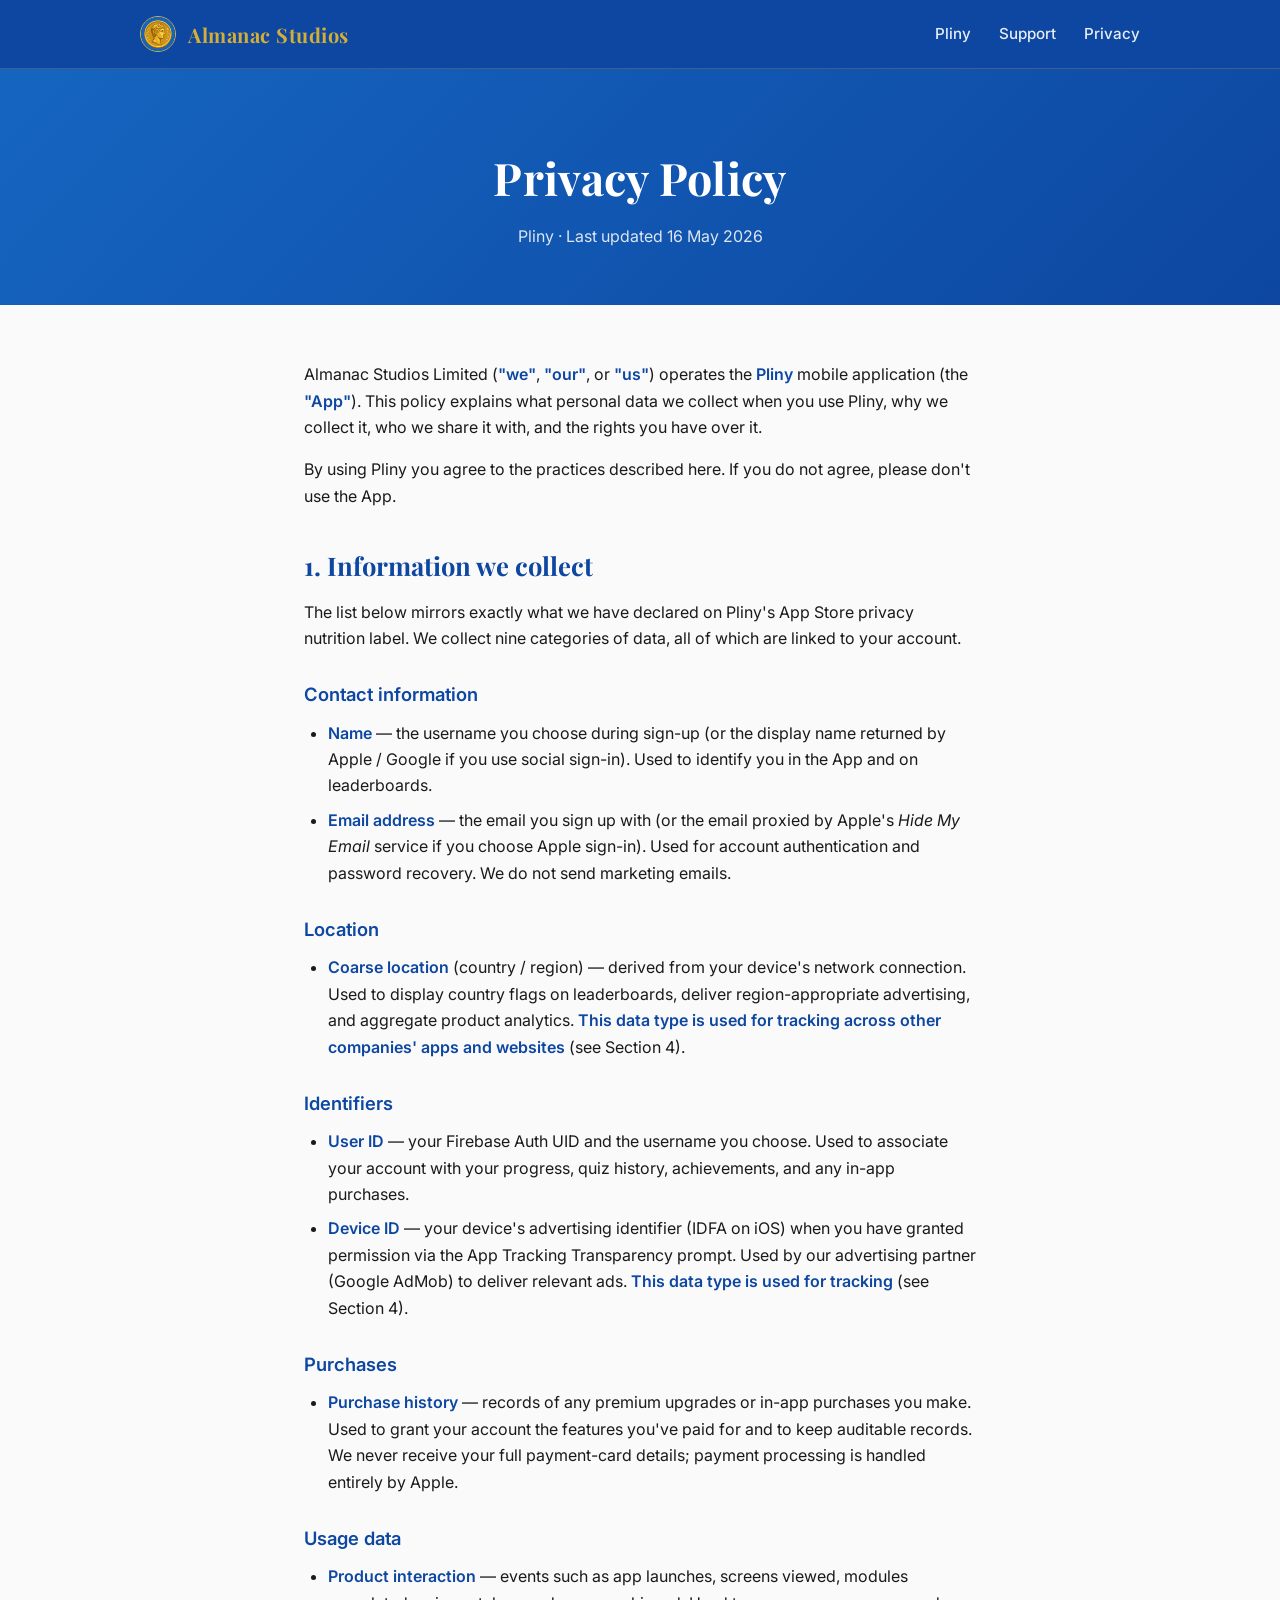
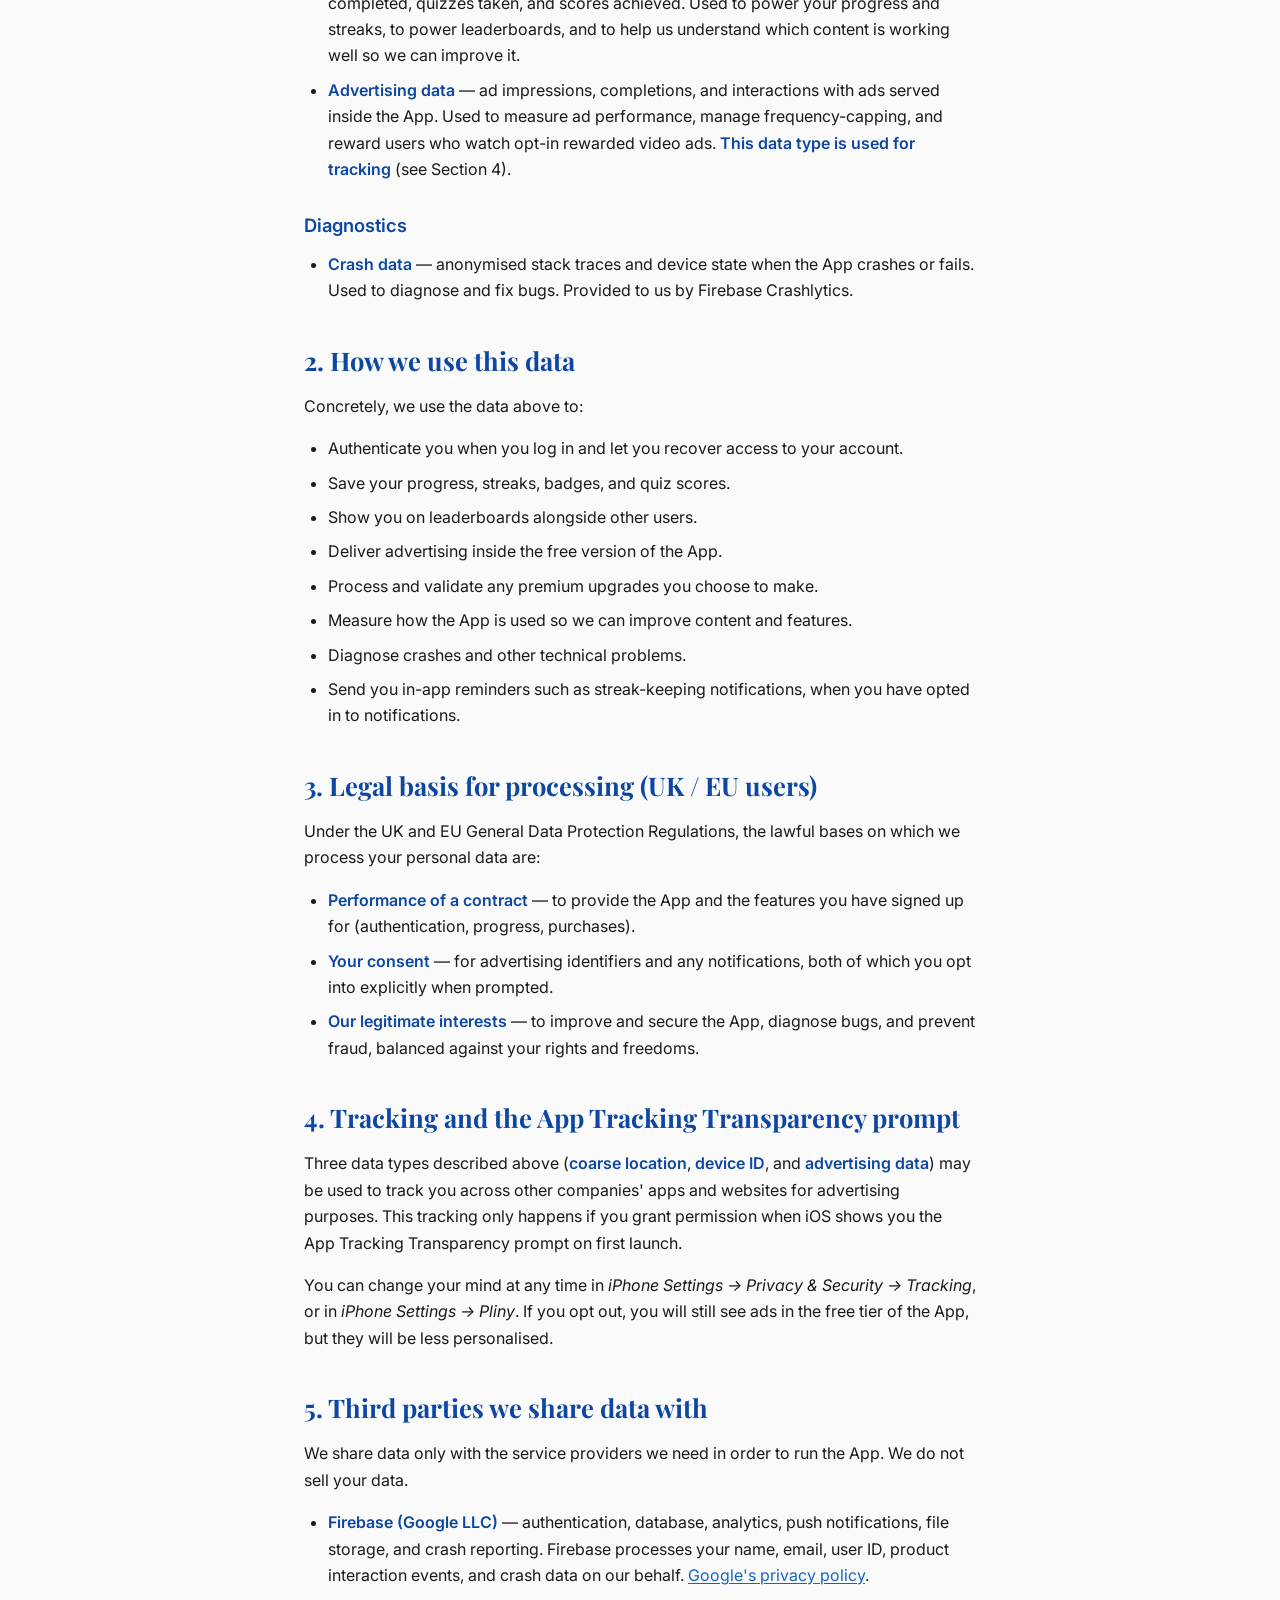
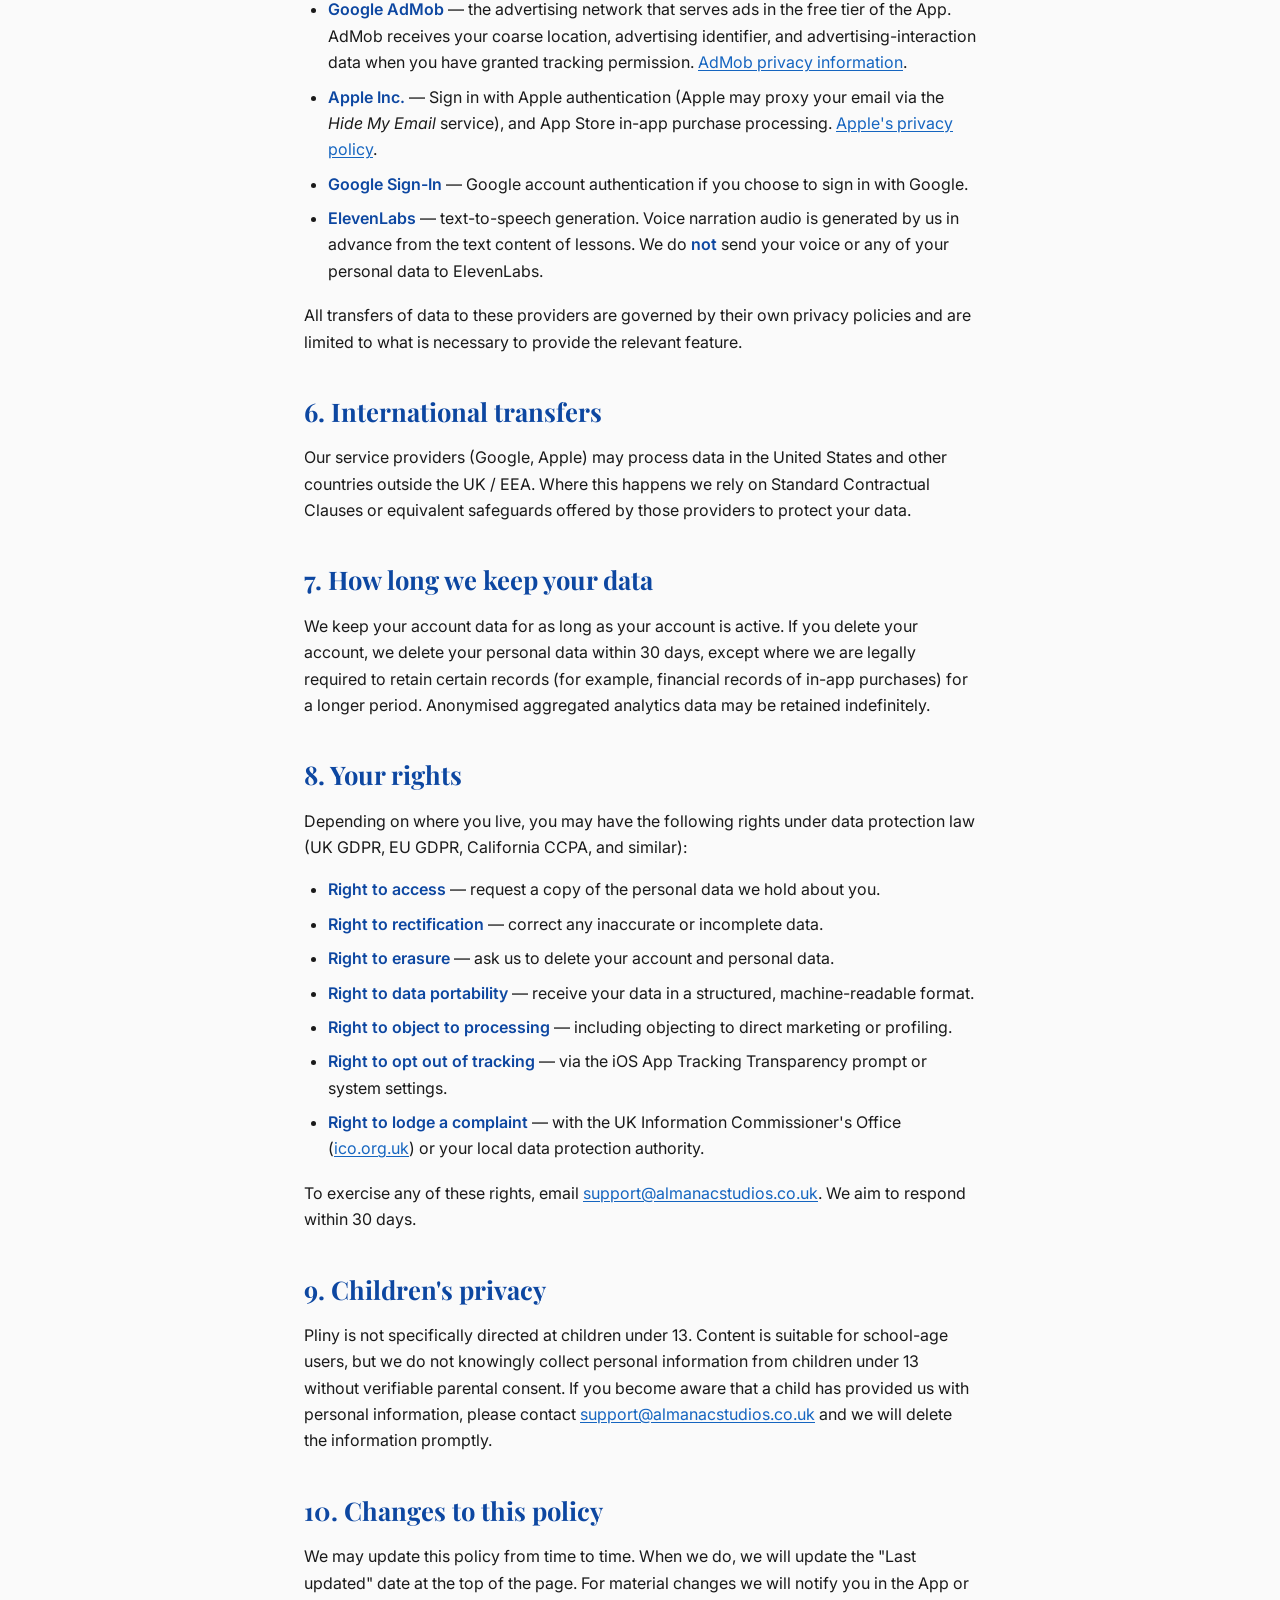
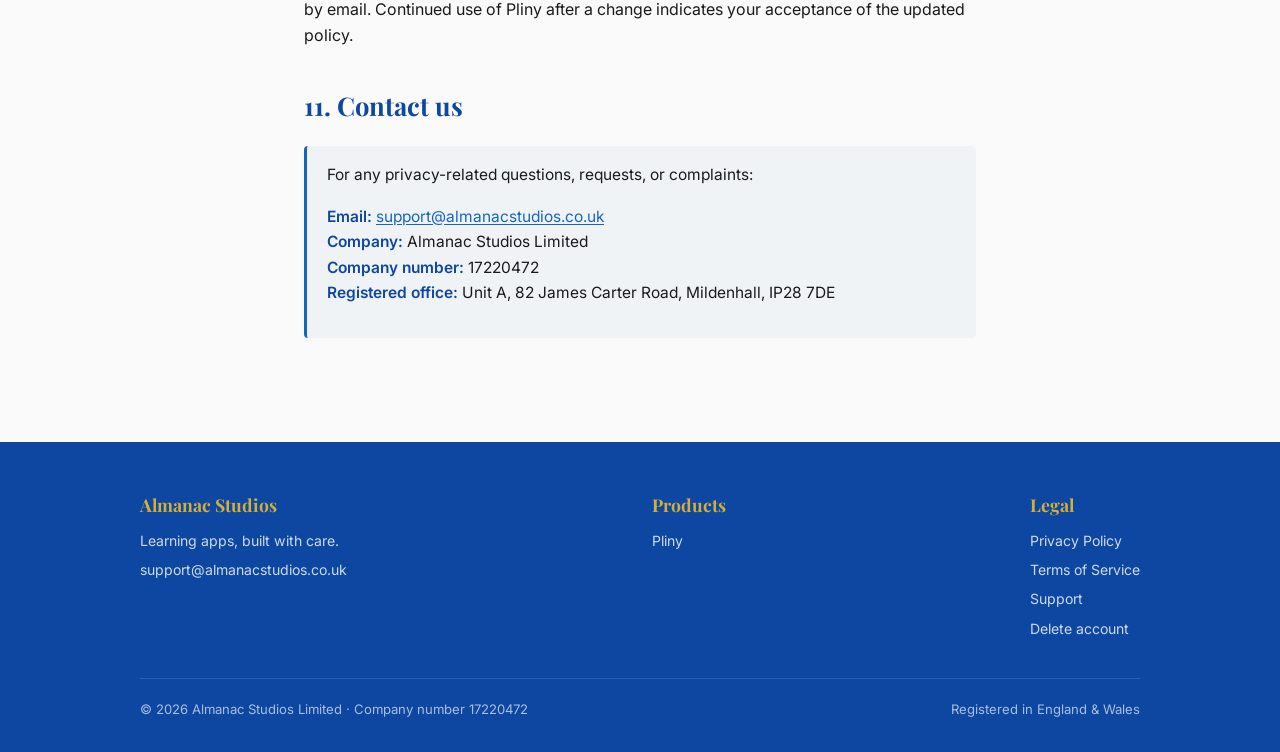
<file: privacy/index.html>
<!DOCTYPE html>
<html lang="en-GB">
<head>
  <meta charset="UTF-8" />
  <meta name="viewport" content="width=device-width, initial-scale=1.0" />
  <title>Privacy Policy — Pliny by Almanac Studios</title>
  <meta name="description" content="Privacy policy for the Pliny mobile application by Almanac Studios Limited." />
  <link rel="preconnect" href="https://fonts.googleapis.com" />
  <link rel="preconnect" href="https://fonts.gstatic.com" crossorigin />
  <link href="https://fonts.googleapis.com/css2?family=Playfair+Display:wght@400;700&family=Inter:wght@300;400;500;600&display=swap" rel="stylesheet" />
  <link rel="stylesheet" href="/assets/styles.css" />
  <link rel="canonical" href="https://almanacstudios.co.uk/privacy/" />
  <link rel="icon" type="image/png" href="/assets/pliny-logo.png" />
</head>
<body>
  <nav class="site-nav">
    <div class="nav-inner">
      <a class="nav-brand" href="/">
        <img src="/assets/pliny-logo.png" alt="Almanac Studios" />
        <span class="nav-brand-name">Almanac Studios</span>
      </a>
      <div class="nav-links">
        <a href="/pliny/">Pliny</a>
        <a href="/support/">Support</a>
        <a href="/privacy/">Privacy</a>
      </div>
    </div>
  </nav>

  <header class="page-hero">
    <h1>Privacy Policy</h1>
    <div class="subtitle">Pliny · Last updated 16 May 2026</div>
  </header>

  <main>
    <p>
      Almanac Studios Limited (<strong>"we"</strong>, <strong>"our"</strong>, or
      <strong>"us"</strong>) operates the <strong>Pliny</strong> mobile
      application (the <strong>"App"</strong>). This policy explains what
      personal data we collect when you use Pliny, why we collect it, who we
      share it with, and the rights you have over it.
    </p>

    <p>
      By using Pliny you agree to the practices described here. If you do not
      agree, please don't use the App.
    </p>

    <h2>1. Information we collect</h2>

    <p>
      The list below mirrors exactly what we have declared on Pliny's App
      Store privacy nutrition label. We collect nine categories of data, all
      of which are linked to your account.
    </p>

    <h3>Contact information</h3>
    <ul>
      <li>
        <strong>Name</strong> — the username you choose during sign-up
        (or the display name returned by Apple / Google if you use social
        sign-in). Used to identify you in the App and on leaderboards.
      </li>
      <li>
        <strong>Email address</strong> — the email you sign up with (or the
        email proxied by Apple's <em>Hide My Email</em> service if you choose
        Apple sign-in). Used for account authentication and password
        recovery. We do not send marketing emails.
      </li>
    </ul>

    <h3>Location</h3>
    <ul>
      <li>
        <strong>Coarse location</strong> (country / region) — derived from
        your device's network connection. Used to display country flags on
        leaderboards, deliver region-appropriate advertising, and aggregate
        product analytics. <strong>This data type is used for tracking
        across other companies' apps and websites</strong> (see Section 4).
      </li>
    </ul>

    <h3>Identifiers</h3>
    <ul>
      <li>
        <strong>User ID</strong> — your Firebase Auth UID and the username
        you choose. Used to associate your account with your progress,
        quiz history, achievements, and any in-app purchases.
      </li>
      <li>
        <strong>Device ID</strong> — your device's advertising identifier
        (IDFA on iOS) when you have granted permission via the App Tracking
        Transparency prompt. Used by our advertising partner (Google AdMob)
        to deliver relevant ads. <strong>This data type is used for
        tracking</strong> (see Section 4).
      </li>
    </ul>

    <h3>Purchases</h3>
    <ul>
      <li>
        <strong>Purchase history</strong> — records of any premium upgrades
        or in-app purchases you make. Used to grant your account the
        features you've paid for and to keep auditable records. We never
        receive your full payment-card details; payment processing is
        handled entirely by Apple.
      </li>
    </ul>

    <h3>Usage data</h3>
    <ul>
      <li>
        <strong>Product interaction</strong> — events such as app launches,
        screens viewed, modules completed, quizzes taken, and scores
        achieved. Used to power your progress and streaks, to power
        leaderboards, and to help us understand which content is working
        well so we can improve it.
      </li>
      <li>
        <strong>Advertising data</strong> — ad impressions, completions, and
        interactions with ads served inside the App. Used to measure ad
        performance, manage frequency-capping, and reward users who watch
        opt-in rewarded video ads. <strong>This data type is used for
        tracking</strong> (see Section 4).
      </li>
    </ul>

    <h3>Diagnostics</h3>
    <ul>
      <li>
        <strong>Crash data</strong> — anonymised stack traces and device
        state when the App crashes or fails. Used to diagnose and fix bugs.
        Provided to us by Firebase Crashlytics.
      </li>
    </ul>

    <h2>2. How we use this data</h2>

    <p>Concretely, we use the data above to:</p>

    <ul>
      <li>Authenticate you when you log in and let you recover access to your account.</li>
      <li>Save your progress, streaks, badges, and quiz scores.</li>
      <li>Show you on leaderboards alongside other users.</li>
      <li>Deliver advertising inside the free version of the App.</li>
      <li>Process and validate any premium upgrades you choose to make.</li>
      <li>Measure how the App is used so we can improve content and features.</li>
      <li>Diagnose crashes and other technical problems.</li>
      <li>Send you in-app reminders such as streak-keeping notifications, when you have opted in to notifications.</li>
    </ul>

    <h2>3. Legal basis for processing (UK / EU users)</h2>

    <p>
      Under the UK and EU General Data Protection Regulations, the lawful
      bases on which we process your personal data are:
    </p>
    <ul>
      <li>
        <strong>Performance of a contract</strong> — to provide the App and
        the features you have signed up for (authentication, progress,
        purchases).
      </li>
      <li>
        <strong>Your consent</strong> — for advertising identifiers and any
        notifications, both of which you opt into explicitly when prompted.
      </li>
      <li>
        <strong>Our legitimate interests</strong> — to improve and secure
        the App, diagnose bugs, and prevent fraud, balanced against your
        rights and freedoms.
      </li>
    </ul>

    <h2>4. Tracking and the App Tracking Transparency prompt</h2>

    <p>
      Three data types described above (<strong>coarse location</strong>,
      <strong>device ID</strong>, and <strong>advertising data</strong>) may
      be used to track you across other companies' apps and websites for
      advertising purposes. This tracking only happens if you grant
      permission when iOS shows you the App Tracking Transparency prompt
      on first launch.
    </p>

    <p>
      You can change your mind at any time in
      <em>iPhone Settings → Privacy &amp; Security → Tracking</em>, or in
      <em>iPhone Settings → Pliny</em>. If you opt out, you will still see
      ads in the free tier of the App, but they will be less personalised.
    </p>

    <h2>5. Third parties we share data with</h2>

    <p>
      We share data only with the service providers we need in order to run
      the App. We do not sell your data.
    </p>

    <ul>
      <li>
        <strong>Firebase (Google LLC)</strong> — authentication, database,
        analytics, push notifications, file storage, and crash reporting.
        Firebase processes your name, email, user ID, product interaction
        events, and crash data on our behalf.
        <a href="https://policies.google.com/privacy" target="_blank" rel="noopener">Google's privacy policy</a>.
      </li>
      <li>
        <strong>Google AdMob</strong> — the advertising network that serves
        ads in the free tier of the App. AdMob receives your coarse
        location, advertising identifier, and advertising-interaction data
        when you have granted tracking permission.
        <a href="https://policies.google.com/technologies/ads" target="_blank" rel="noopener">AdMob privacy information</a>.
      </li>
      <li>
        <strong>Apple Inc.</strong> — Sign in with Apple authentication
        (Apple may proxy your email via the <em>Hide My Email</em> service),
        and App Store in-app purchase processing.
        <a href="https://www.apple.com/legal/privacy/" target="_blank" rel="noopener">Apple's privacy policy</a>.
      </li>
      <li>
        <strong>Google Sign-In</strong> — Google account authentication if
        you choose to sign in with Google.
      </li>
      <li>
        <strong>ElevenLabs</strong> — text-to-speech generation. Voice
        narration audio is generated by us in advance from the text content
        of lessons. We do <strong>not</strong> send your voice or any of
        your personal data to ElevenLabs.
      </li>
    </ul>

    <p>
      All transfers of data to these providers are governed by their own
      privacy policies and are limited to what is necessary to provide the
      relevant feature.
    </p>

    <h2>6. International transfers</h2>

    <p>
      Our service providers (Google, Apple) may process data in the United
      States and other countries outside the UK / EEA. Where this happens
      we rely on Standard Contractual Clauses or equivalent safeguards
      offered by those providers to protect your data.
    </p>

    <h2>7. How long we keep your data</h2>

    <p>
      We keep your account data for as long as your account is active. If
      you delete your account, we delete your personal data within 30 days,
      except where we are legally required to retain certain records (for
      example, financial records of in-app purchases) for a longer period.
      Anonymised aggregated analytics data may be retained indefinitely.
    </p>

    <h2>8. Your rights</h2>

    <p>
      Depending on where you live, you may have the following rights under
      data protection law (UK GDPR, EU GDPR, California CCPA, and similar):
    </p>

    <ul>
      <li><strong>Right to access</strong> — request a copy of the personal data we hold about you.</li>
      <li><strong>Right to rectification</strong> — correct any inaccurate or incomplete data.</li>
      <li><strong>Right to erasure</strong> — ask us to delete your account and personal data.</li>
      <li><strong>Right to data portability</strong> — receive your data in a structured, machine-readable format.</li>
      <li><strong>Right to object to processing</strong> — including objecting to direct marketing or profiling.</li>
      <li><strong>Right to opt out of tracking</strong> — via the iOS App Tracking Transparency prompt or system settings.</li>
      <li><strong>Right to lodge a complaint</strong> — with the UK Information Commissioner's Office (<a href="https://ico.org.uk/" target="_blank" rel="noopener">ico.org.uk</a>) or your local data protection authority.</li>
    </ul>

    <p>
      To exercise any of these rights, email
      <a href="mailto:support@almanacstudios.co.uk">support@almanacstudios.co.uk</a>.
      We aim to respond within 30 days.
    </p>

    <h2>9. Children's privacy</h2>

    <p>
      Pliny is not specifically directed at children under 13. Content is
      suitable for school-age users, but we do not knowingly collect
      personal information from children under 13 without verifiable
      parental consent. If you become aware that a child has provided us
      with personal information, please contact
      <a href="mailto:support@almanacstudios.co.uk">support@almanacstudios.co.uk</a>
      and we will delete the information promptly.
    </p>

    <h2>10. Changes to this policy</h2>

    <p>
      We may update this policy from time to time. When we do, we will
      update the "Last updated" date at the top of the page. For material
      changes we will notify you in the App or by email. Continued use of
      Pliny after a change indicates your acceptance of the updated policy.
    </p>

    <h2>11. Contact us</h2>

    <div class="callout">
      <p>
        For any privacy-related questions, requests, or complaints:
      </p>
      <p>
        <strong>Email:</strong>
        <a href="mailto:support@almanacstudios.co.uk">support@almanacstudios.co.uk</a><br />
        <strong>Company:</strong> Almanac Studios Limited<br />
        <strong>Company number:</strong> 17220472<br />
        <strong>Registered office:</strong> Unit A, 82 James Carter Road, Mildenhall, IP28 7DE
      </p>
    </div>
  </main>

  <footer class="site-footer">
    <div class="footer-inner">
      <div class="footer-row">
        <div class="footer-col">
          <h4>Almanac Studios</h4>
          <p>Learning apps, built with care.</p>
          <p><a href="mailto:support@almanacstudios.co.uk">support@almanacstudios.co.uk</a></p>
        </div>
        <div class="footer-col">
          <h4>Products</h4>
          <a href="/pliny/">Pliny</a>
        </div>
        <div class="footer-col">
          <h4>Legal</h4>
          <a href="/privacy/">Privacy Policy</a>
          <a href="/terms/">Terms of Service</a>
          <a href="/support/">Support</a>
          <a href="/delete-account/">Delete account</a>
        </div>
      </div>
      <div class="footer-bottom">
        <div>© 2026 Almanac Studios Limited · Company number 17220472</div>
        <div>Registered in England &amp; Wales</div>
      </div>
    </div>
  </footer>
</body>
</html>
</file>
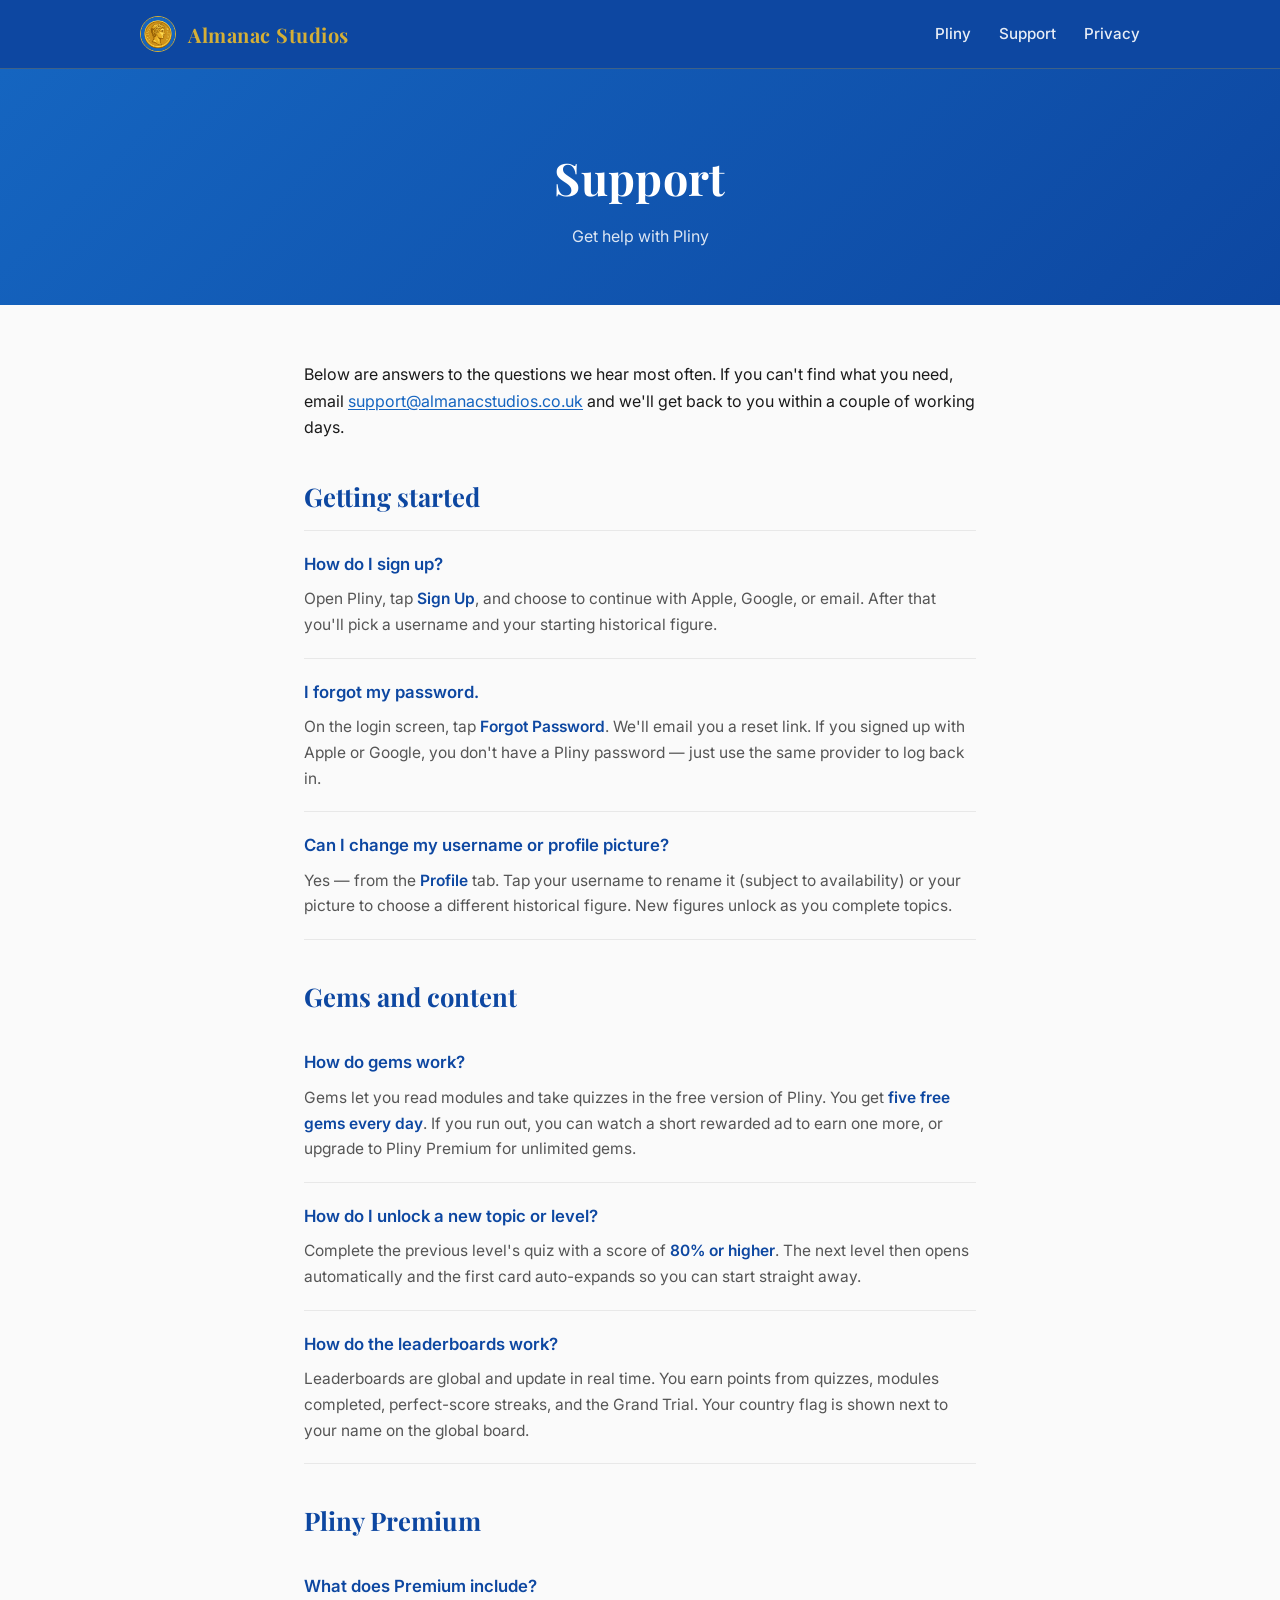
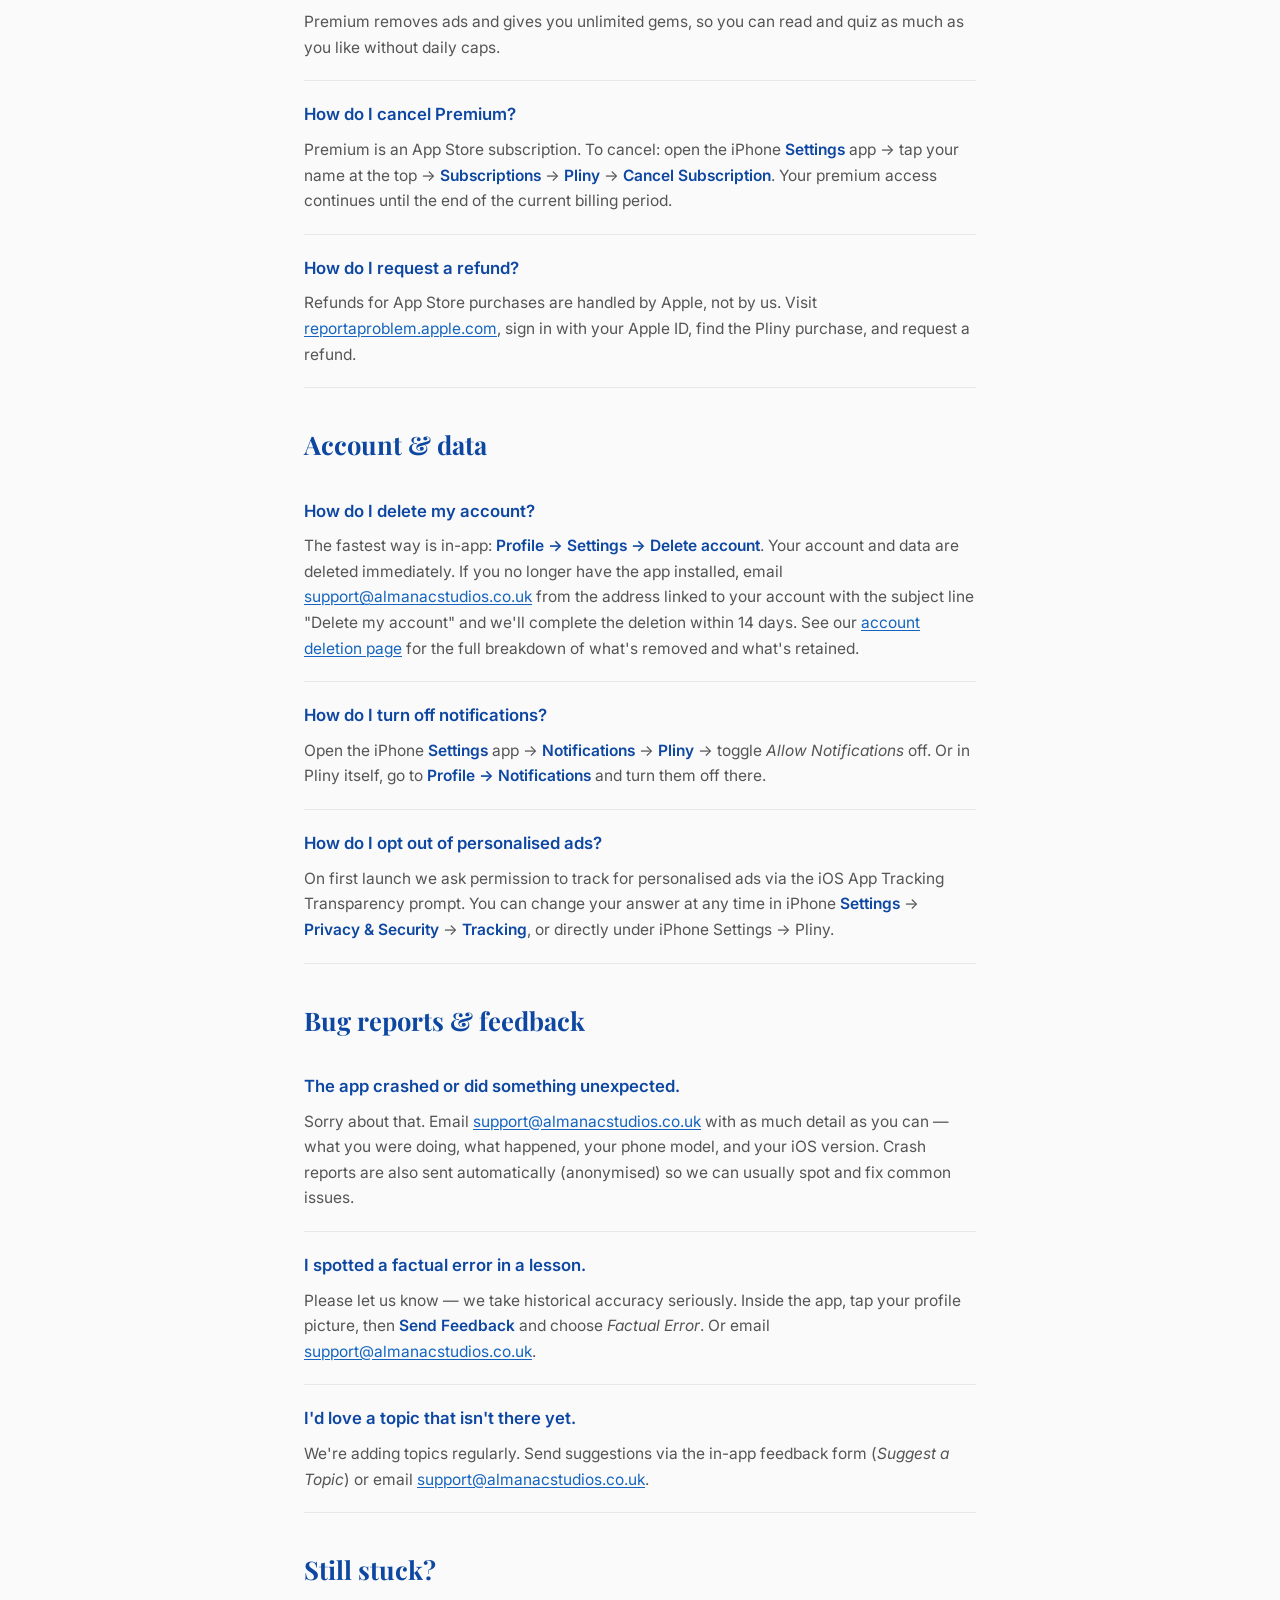
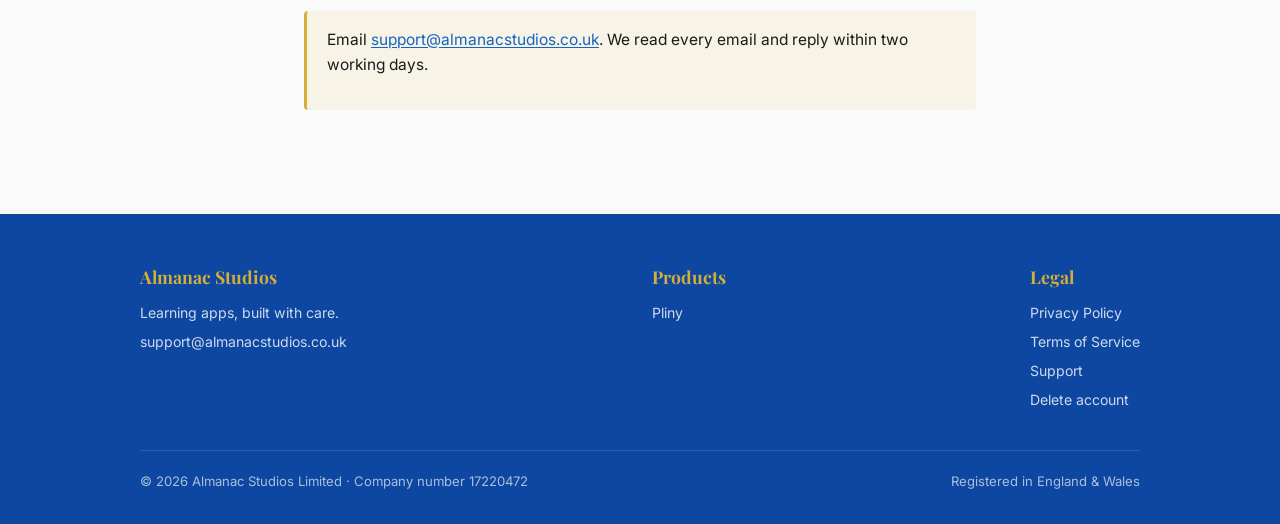
<file: support/index.html>
<!DOCTYPE html>
<html lang="en-GB">
<head>
  <meta charset="UTF-8" />
  <meta name="viewport" content="width=device-width, initial-scale=1.0" />
  <title>Support — Pliny by Almanac Studios</title>
  <meta name="description" content="Get help with the Pliny mobile app by Almanac Studios Limited." />
  <link rel="preconnect" href="https://fonts.googleapis.com" />
  <link rel="preconnect" href="https://fonts.gstatic.com" crossorigin />
  <link href="https://fonts.googleapis.com/css2?family=Playfair+Display:wght@400;700&family=Inter:wght@300;400;500;600&display=swap" rel="stylesheet" />
  <link rel="stylesheet" href="/assets/styles.css" />
  <link rel="canonical" href="https://almanacstudios.co.uk/support/" />
  <link rel="icon" type="image/png" href="/assets/pliny-logo.png" />
</head>
<body>
  <nav class="site-nav">
    <div class="nav-inner">
      <a class="nav-brand" href="/">
        <img src="/assets/pliny-logo.png" alt="Almanac Studios" />
        <span class="nav-brand-name">Almanac Studios</span>
      </a>
      <div class="nav-links">
        <a href="/pliny/">Pliny</a>
        <a href="/support/">Support</a>
        <a href="/privacy/">Privacy</a>
      </div>
    </div>
  </nav>

  <header class="page-hero">
    <h1>Support</h1>
    <div class="subtitle">Get help with Pliny</div>
  </header>

  <main>
    <p>
      Below are answers to the questions we hear most often. If you can't find
      what you need, email
      <a href="mailto:support@almanacstudios.co.uk">support@almanacstudios.co.uk</a>
      and we'll get back to you within a couple of working days.
    </p>

    <h2>Getting started</h2>

    <div class="faq-item">
      <h3>How do I sign up?</h3>
      <p>
        Open Pliny, tap <strong>Sign Up</strong>, and choose to continue with
        Apple, Google, or email. After that you'll pick a username and your
        starting historical figure.
      </p>
    </div>

    <div class="faq-item">
      <h3>I forgot my password.</h3>
      <p>
        On the login screen, tap <strong>Forgot Password</strong>. We'll
        email you a reset link. If you signed up with Apple or Google,
        you don't have a Pliny password — just use the same provider to
        log back in.
      </p>
    </div>

    <div class="faq-item">
      <h3>Can I change my username or profile picture?</h3>
      <p>
        Yes — from the <strong>Profile</strong> tab. Tap your username to
        rename it (subject to availability) or your picture to choose a
        different historical figure. New figures unlock as you complete
        topics.
      </p>
    </div>

    <h2>Gems and content</h2>

    <div class="faq-item">
      <h3>How do gems work?</h3>
      <p>
        Gems let you read modules and take quizzes in the free version of
        Pliny. You get <strong>five free gems every day</strong>. If you run
        out, you can watch a short rewarded ad to earn one more, or upgrade
        to Pliny Premium for unlimited gems.
      </p>
    </div>

    <div class="faq-item">
      <h3>How do I unlock a new topic or level?</h3>
      <p>
        Complete the previous level's quiz with a score of <strong>80% or
        higher</strong>. The next level then opens automatically and the
        first card auto-expands so you can start straight away.
      </p>
    </div>

    <div class="faq-item">
      <h3>How do the leaderboards work?</h3>
      <p>
        Leaderboards are global and update in real time. You earn points
        from quizzes, modules completed, perfect-score streaks, and the
        Grand Trial. Your country flag is shown next to your name on the
        global board.
      </p>
    </div>

    <h2>Pliny Premium</h2>

    <div class="faq-item">
      <h3>What does Premium include?</h3>
      <p>
        Premium removes ads and gives you unlimited gems, so you can read
        and quiz as much as you like without daily caps.
      </p>
    </div>

    <div class="faq-item">
      <h3>How do I cancel Premium?</h3>
      <p>
        Premium is an App Store subscription. To cancel: open the iPhone
        <strong>Settings</strong> app → tap your name at the top →
        <strong>Subscriptions</strong> → <strong>Pliny</strong> →
        <strong>Cancel Subscription</strong>. Your premium access continues
        until the end of the current billing period.
      </p>
    </div>

    <div class="faq-item">
      <h3>How do I request a refund?</h3>
      <p>
        Refunds for App Store purchases are handled by Apple, not by us.
        Visit
        <a href="https://reportaproblem.apple.com/" target="_blank" rel="noopener">reportaproblem.apple.com</a>,
        sign in with your Apple ID, find the Pliny purchase, and request
        a refund.
      </p>
    </div>

    <h2>Account &amp; data</h2>

    <div class="faq-item">
      <h3>How do I delete my account?</h3>
      <p>
        The fastest way is in-app: <strong>Profile → Settings → Delete
        account</strong>. Your account and data are deleted immediately.
        If you no longer have the app installed, email
        <a href="mailto:support@almanacstudios.co.uk">support@almanacstudios.co.uk</a>
        from the address linked to your account with the subject line
        "Delete my account" and we'll complete the deletion within 14 days.
        See our <a href="/delete-account/">account deletion page</a> for the
        full breakdown of what's removed and what's retained.
      </p>
    </div>

    <div class="faq-item">
      <h3>How do I turn off notifications?</h3>
      <p>
        Open the iPhone <strong>Settings</strong> app →
        <strong>Notifications</strong> → <strong>Pliny</strong> → toggle
        <em>Allow Notifications</em> off. Or in Pliny itself, go to
        <strong>Profile → Notifications</strong> and turn them off there.
      </p>
    </div>

    <div class="faq-item">
      <h3>How do I opt out of personalised ads?</h3>
      <p>
        On first launch we ask permission to track for personalised ads via
        the iOS App Tracking Transparency prompt. You can change your
        answer at any time in iPhone <strong>Settings</strong> →
        <strong>Privacy &amp; Security</strong> → <strong>Tracking</strong>,
        or directly under iPhone Settings → Pliny.
      </p>
    </div>

    <h2>Bug reports &amp; feedback</h2>

    <div class="faq-item">
      <h3>The app crashed or did something unexpected.</h3>
      <p>
        Sorry about that. Email
        <a href="mailto:support@almanacstudios.co.uk">support@almanacstudios.co.uk</a>
        with as much detail as you can — what you were doing, what
        happened, your phone model, and your iOS version. Crash reports
        are also sent automatically (anonymised) so we can usually spot
        and fix common issues.
      </p>
    </div>

    <div class="faq-item">
      <h3>I spotted a factual error in a lesson.</h3>
      <p>
        Please let us know — we take historical accuracy seriously. Inside
        the app, tap your profile picture, then <strong>Send Feedback</strong>
        and choose <em>Factual Error</em>. Or email
        <a href="mailto:support@almanacstudios.co.uk">support@almanacstudios.co.uk</a>.
      </p>
    </div>

    <div class="faq-item">
      <h3>I'd love a topic that isn't there yet.</h3>
      <p>
        We're adding topics regularly. Send suggestions via the in-app
        feedback form (<em>Suggest a Topic</em>) or email
        <a href="mailto:support@almanacstudios.co.uk">support@almanacstudios.co.uk</a>.
      </p>
    </div>

    <h2>Still stuck?</h2>

    <div class="callout-gold callout">
      <p>
        Email <a href="mailto:support@almanacstudios.co.uk">support@almanacstudios.co.uk</a>.
        We read every email and reply within two working days.
      </p>
    </div>
  </main>

  <footer class="site-footer">
    <div class="footer-inner">
      <div class="footer-row">
        <div class="footer-col">
          <h4>Almanac Studios</h4>
          <p>Learning apps, built with care.</p>
          <p><a href="mailto:support@almanacstudios.co.uk">support@almanacstudios.co.uk</a></p>
        </div>
        <div class="footer-col">
          <h4>Products</h4>
          <a href="/pliny/">Pliny</a>
        </div>
        <div class="footer-col">
          <h4>Legal</h4>
          <a href="/privacy/">Privacy Policy</a>
          <a href="/terms/">Terms of Service</a>
          <a href="/support/">Support</a>
          <a href="/delete-account/">Delete account</a>
        </div>
      </div>
      <div class="footer-bottom">
        <div>© 2026 Almanac Studios Limited · Company number 17220472</div>
        <div>Registered in England &amp; Wales</div>
      </div>
    </div>
  </footer>
</body>
</html>
</file>
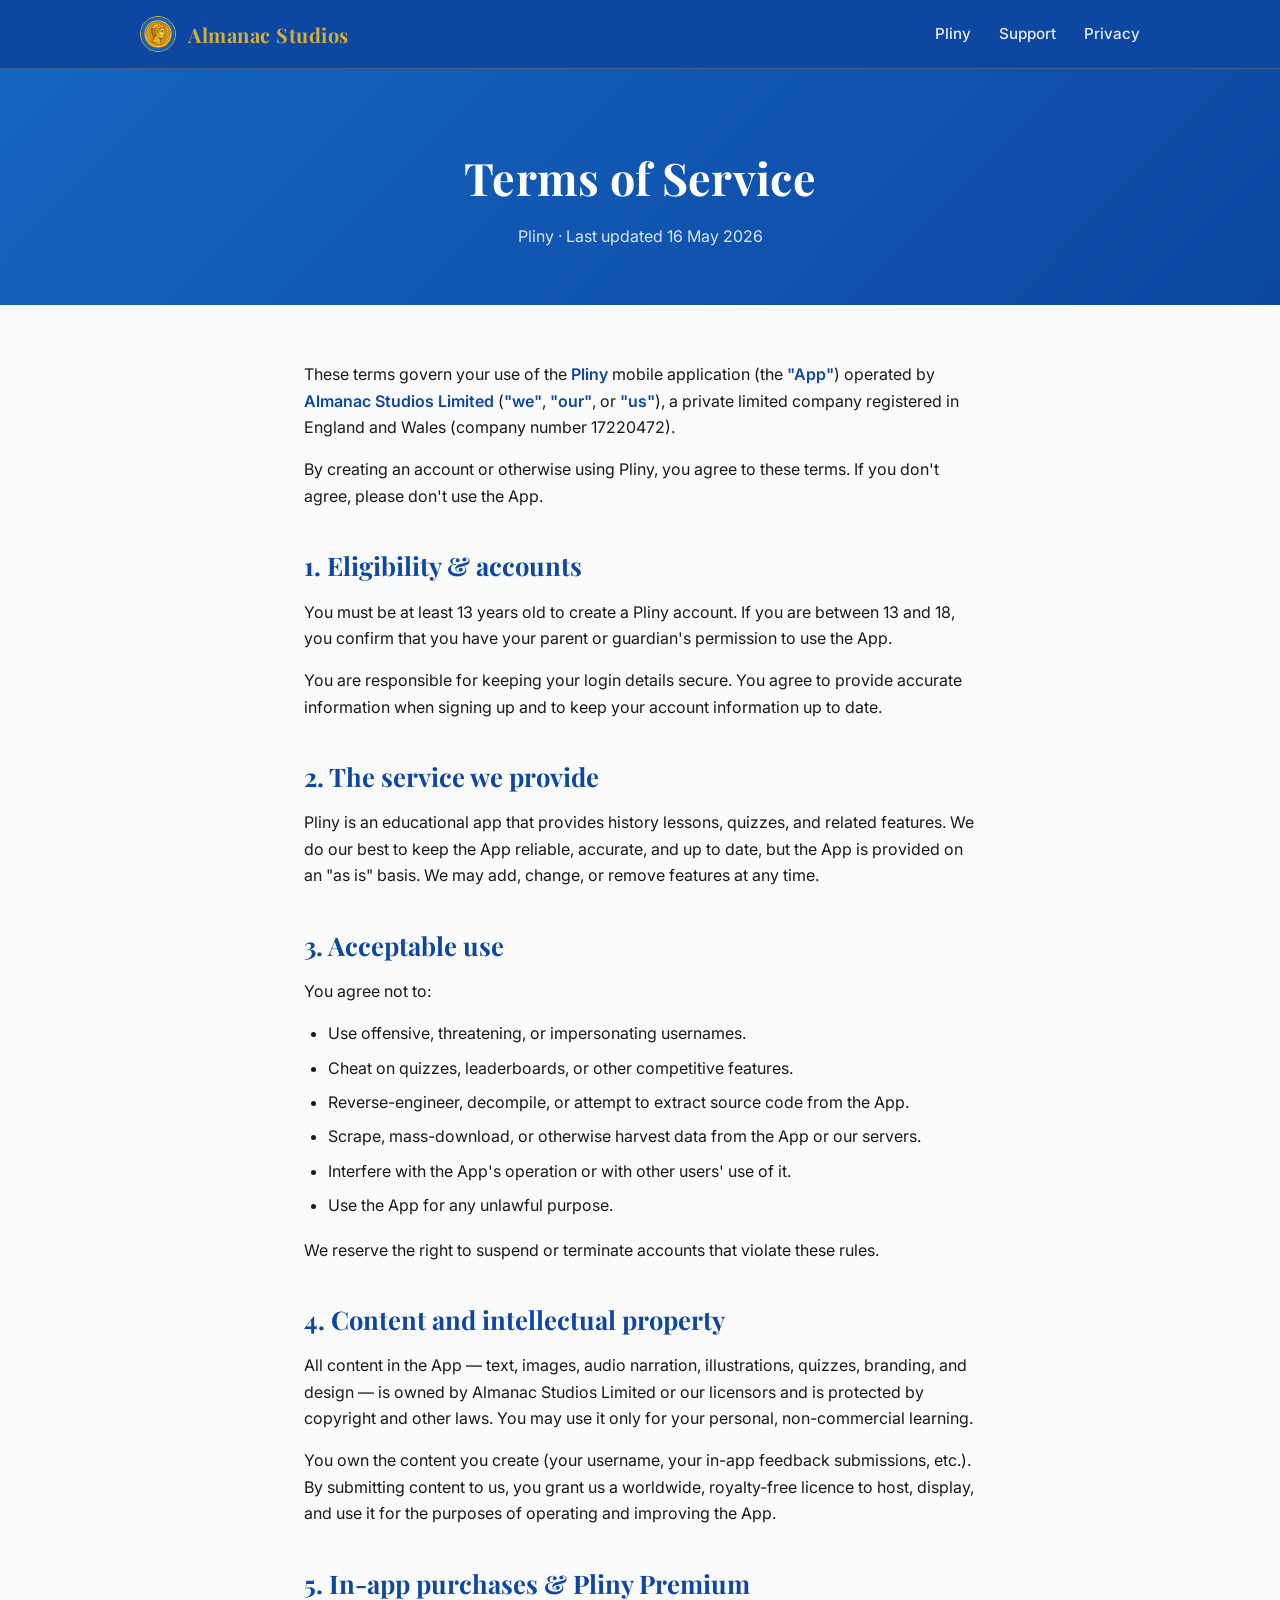
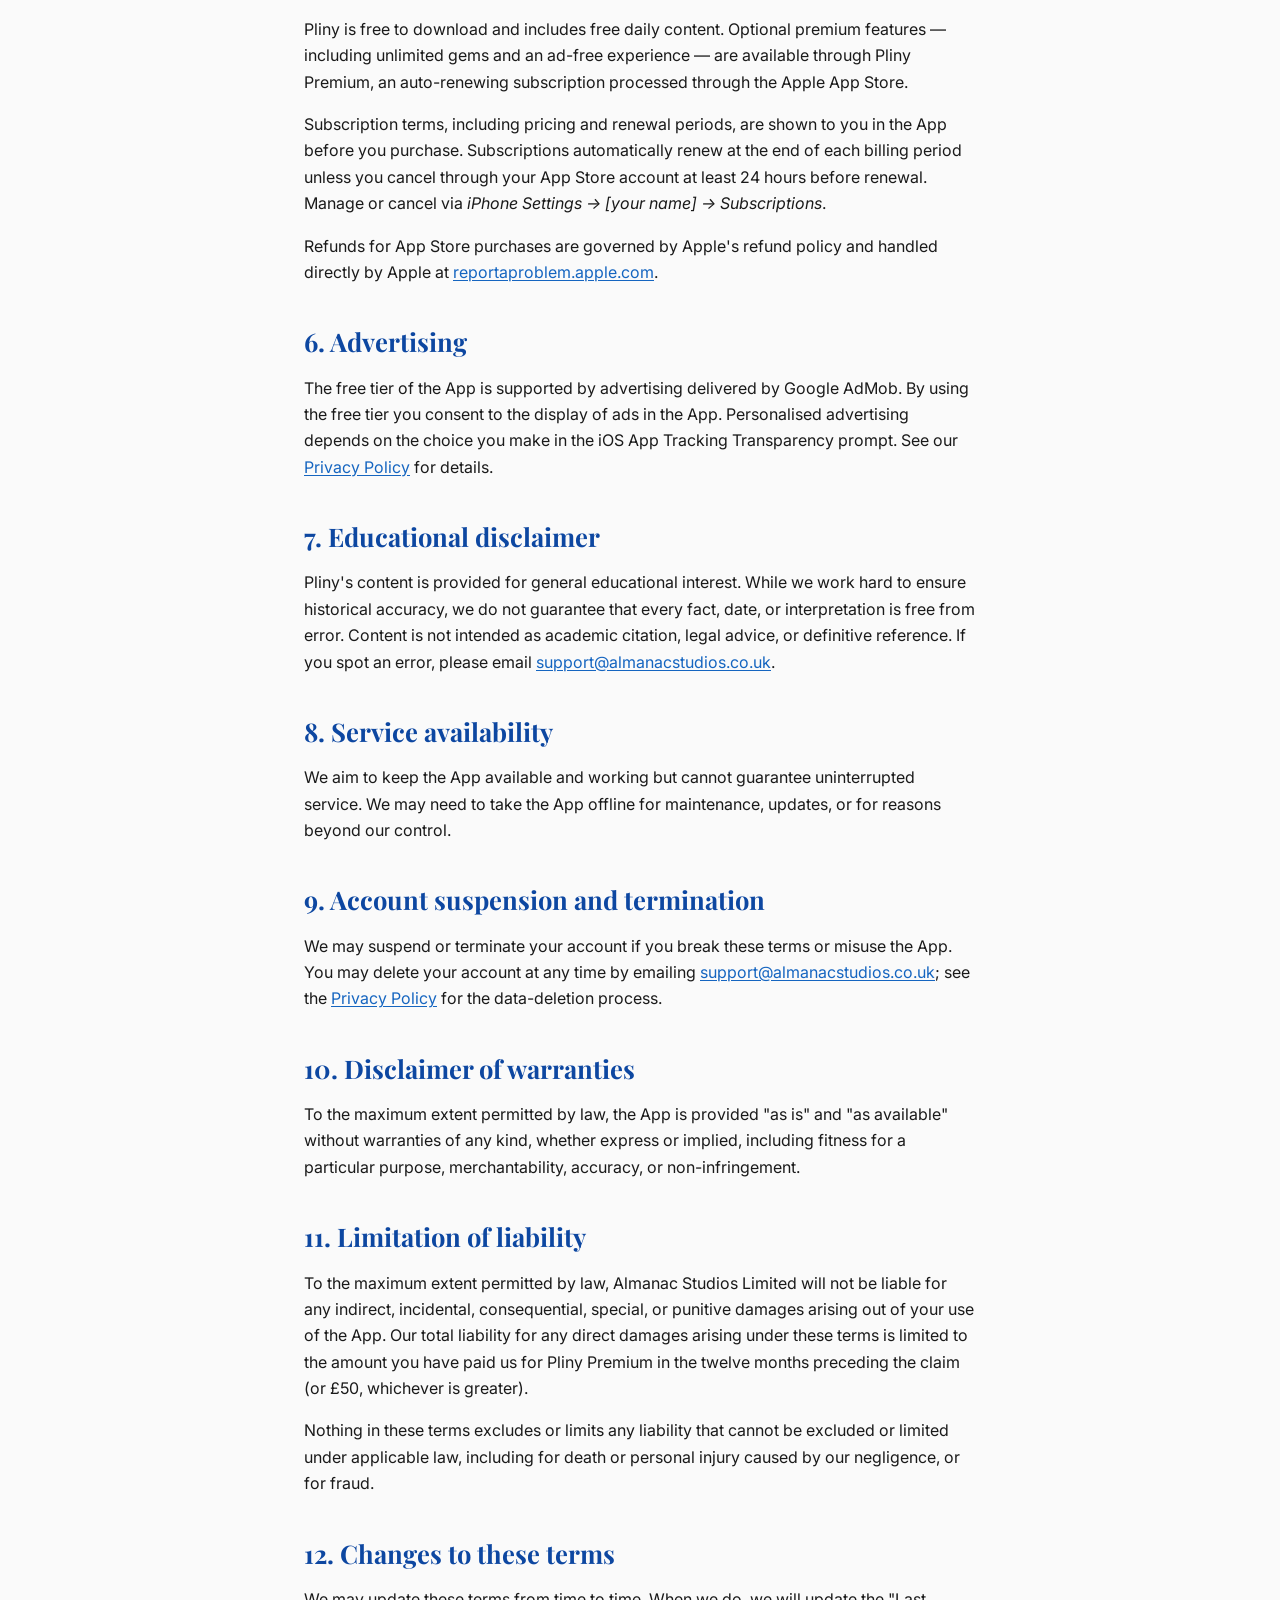
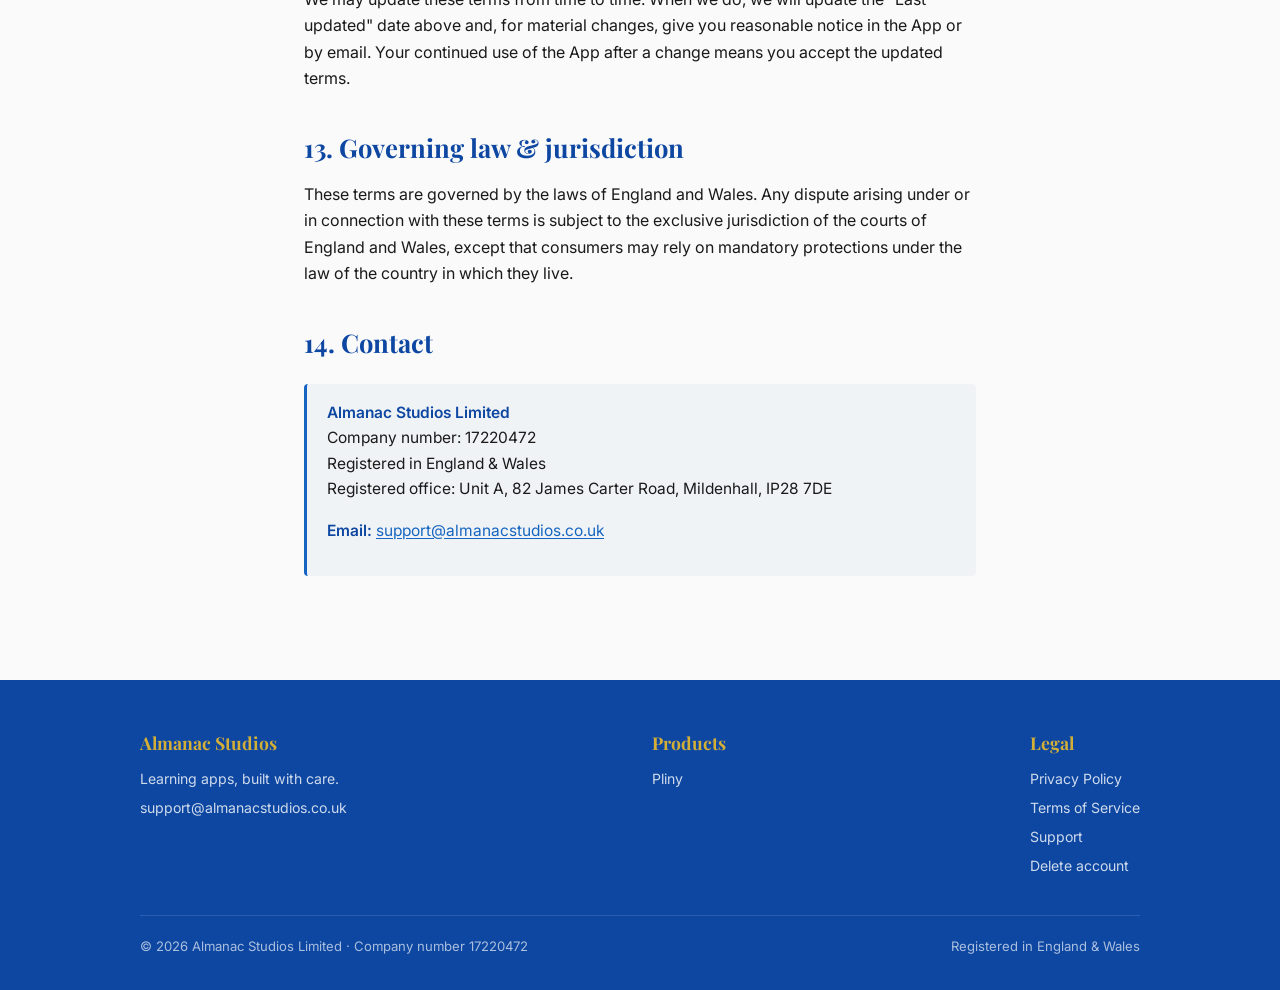
<file: terms/index.html>
<!DOCTYPE html>
<html lang="en-GB">
<head>
  <meta charset="UTF-8" />
  <meta name="viewport" content="width=device-width, initial-scale=1.0" />
  <title>Terms of Service — Pliny by Almanac Studios</title>
  <meta name="description" content="Terms of service for the Pliny mobile application by Almanac Studios Limited." />
  <link rel="preconnect" href="https://fonts.googleapis.com" />
  <link rel="preconnect" href="https://fonts.gstatic.com" crossorigin />
  <link href="https://fonts.googleapis.com/css2?family=Playfair+Display:wght@400;700&family=Inter:wght@300;400;500;600&display=swap" rel="stylesheet" />
  <link rel="stylesheet" href="/assets/styles.css" />
  <link rel="canonical" href="https://almanacstudios.co.uk/terms/" />
  <link rel="icon" type="image/png" href="/assets/pliny-logo.png" />
</head>
<body>
  <nav class="site-nav">
    <div class="nav-inner">
      <a class="nav-brand" href="/">
        <img src="/assets/pliny-logo.png" alt="Almanac Studios" />
        <span class="nav-brand-name">Almanac Studios</span>
      </a>
      <div class="nav-links">
        <a href="/pliny/">Pliny</a>
        <a href="/support/">Support</a>
        <a href="/privacy/">Privacy</a>
      </div>
    </div>
  </nav>

  <header class="page-hero">
    <h1>Terms of Service</h1>
    <div class="subtitle">Pliny · Last updated 16 May 2026</div>
  </header>

  <main>
    <p>
      These terms govern your use of the <strong>Pliny</strong> mobile
      application (the <strong>"App"</strong>) operated by
      <strong>Almanac Studios Limited</strong> (<strong>"we"</strong>,
      <strong>"our"</strong>, or <strong>"us"</strong>), a private limited
      company registered in England and Wales (company number 17220472).
    </p>
    <p>
      By creating an account or otherwise using Pliny, you agree to these
      terms. If you don't agree, please don't use the App.
    </p>

    <h2>1. Eligibility &amp; accounts</h2>
    <p>
      You must be at least 13 years old to create a Pliny account. If you
      are between 13 and 18, you confirm that you have your parent or
      guardian's permission to use the App.
    </p>
    <p>
      You are responsible for keeping your login details secure. You agree
      to provide accurate information when signing up and to keep your
      account information up to date.
    </p>

    <h2>2. The service we provide</h2>
    <p>
      Pliny is an educational app that provides history lessons, quizzes,
      and related features. We do our best to keep the App reliable,
      accurate, and up to date, but the App is provided on an "as is"
      basis. We may add, change, or remove features at any time.
    </p>

    <h2>3. Acceptable use</h2>
    <p>You agree not to:</p>
    <ul>
      <li>Use offensive, threatening, or impersonating usernames.</li>
      <li>Cheat on quizzes, leaderboards, or other competitive features.</li>
      <li>Reverse-engineer, decompile, or attempt to extract source code from the App.</li>
      <li>Scrape, mass-download, or otherwise harvest data from the App or our servers.</li>
      <li>Interfere with the App's operation or with other users' use of it.</li>
      <li>Use the App for any unlawful purpose.</li>
    </ul>
    <p>
      We reserve the right to suspend or terminate accounts that violate
      these rules.
    </p>

    <h2>4. Content and intellectual property</h2>
    <p>
      All content in the App — text, images, audio narration, illustrations,
      quizzes, branding, and design — is owned by Almanac Studios Limited
      or our licensors and is protected by copyright and other laws. You
      may use it only for your personal, non-commercial learning.
    </p>
    <p>
      You own the content you create (your username, your in-app feedback
      submissions, etc.). By submitting content to us, you grant us a
      worldwide, royalty-free licence to host, display, and use it for the
      purposes of operating and improving the App.
    </p>

    <h2>5. In-app purchases &amp; Pliny Premium</h2>
    <p>
      Pliny is free to download and includes free daily content. Optional
      premium features — including unlimited gems and an ad-free
      experience — are available through Pliny Premium, an auto-renewing
      subscription processed through the Apple App Store.
    </p>
    <p>
      Subscription terms, including pricing and renewal periods, are
      shown to you in the App before you purchase. Subscriptions
      automatically renew at the end of each billing period unless you
      cancel through your App Store account at least 24 hours before
      renewal. Manage or cancel via
      <em>iPhone Settings → [your name] → Subscriptions</em>.
    </p>
    <p>
      Refunds for App Store purchases are governed by Apple's refund
      policy and handled directly by Apple at
      <a href="https://reportaproblem.apple.com/" target="_blank" rel="noopener">reportaproblem.apple.com</a>.
    </p>

    <h2>6. Advertising</h2>
    <p>
      The free tier of the App is supported by advertising delivered by
      Google AdMob. By using the free tier you consent to the display of
      ads in the App. Personalised advertising depends on the choice you
      make in the iOS App Tracking Transparency prompt. See our
      <a href="/privacy/">Privacy Policy</a> for details.
    </p>

    <h2>7. Educational disclaimer</h2>
    <p>
      Pliny's content is provided for general educational interest. While
      we work hard to ensure historical accuracy, we do not guarantee that
      every fact, date, or interpretation is free from error. Content is
      not intended as academic citation, legal advice, or definitive
      reference. If you spot an error, please email
      <a href="mailto:support@almanacstudios.co.uk">support@almanacstudios.co.uk</a>.
    </p>

    <h2>8. Service availability</h2>
    <p>
      We aim to keep the App available and working but cannot guarantee
      uninterrupted service. We may need to take the App offline for
      maintenance, updates, or for reasons beyond our control.
    </p>

    <h2>9. Account suspension and termination</h2>
    <p>
      We may suspend or terminate your account if you break these terms or
      misuse the App. You may delete your account at any time by emailing
      <a href="mailto:support@almanacstudios.co.uk">support@almanacstudios.co.uk</a>;
      see the <a href="/privacy/">Privacy Policy</a> for the data-deletion
      process.
    </p>

    <h2>10. Disclaimer of warranties</h2>
    <p>
      To the maximum extent permitted by law, the App is provided "as is"
      and "as available" without warranties of any kind, whether express
      or implied, including fitness for a particular purpose,
      merchantability, accuracy, or non-infringement.
    </p>

    <h2>11. Limitation of liability</h2>
    <p>
      To the maximum extent permitted by law, Almanac Studios Limited
      will not be liable for any indirect, incidental, consequential,
      special, or punitive damages arising out of your use of the App.
      Our total liability for any direct damages arising under these
      terms is limited to the amount you have paid us for Pliny Premium
      in the twelve months preceding the claim (or £50, whichever is
      greater).
    </p>
    <p>
      Nothing in these terms excludes or limits any liability that cannot
      be excluded or limited under applicable law, including for death or
      personal injury caused by our negligence, or for fraud.
    </p>

    <h2>12. Changes to these terms</h2>
    <p>
      We may update these terms from time to time. When we do, we will
      update the "Last updated" date above and, for material changes,
      give you reasonable notice in the App or by email. Your continued
      use of the App after a change means you accept the updated terms.
    </p>

    <h2>13. Governing law &amp; jurisdiction</h2>
    <p>
      These terms are governed by the laws of England and Wales. Any
      dispute arising under or in connection with these terms is subject
      to the exclusive jurisdiction of the courts of England and Wales,
      except that consumers may rely on mandatory protections under the
      law of the country in which they live.
    </p>

    <h2>14. Contact</h2>
    <div class="callout">
      <p>
        <strong>Almanac Studios Limited</strong><br />
        Company number: 17220472<br />
        Registered in England &amp; Wales<br />
        Registered office: Unit A, 82 James Carter Road, Mildenhall, IP28 7DE
      </p>
      <p>
        <strong>Email:</strong>
        <a href="mailto:support@almanacstudios.co.uk">support@almanacstudios.co.uk</a>
      </p>
    </div>
  </main>

  <footer class="site-footer">
    <div class="footer-inner">
      <div class="footer-row">
        <div class="footer-col">
          <h4>Almanac Studios</h4>
          <p>Learning apps, built with care.</p>
          <p><a href="mailto:support@almanacstudios.co.uk">support@almanacstudios.co.uk</a></p>
        </div>
        <div class="footer-col">
          <h4>Products</h4>
          <a href="/pliny/">Pliny</a>
        </div>
        <div class="footer-col">
          <h4>Legal</h4>
          <a href="/privacy/">Privacy Policy</a>
          <a href="/terms/">Terms of Service</a>
          <a href="/support/">Support</a>
          <a href="/delete-account/">Delete account</a>
        </div>
      </div>
      <div class="footer-bottom">
        <div>© 2026 Almanac Studios Limited · Company number 17220472</div>
        <div>Registered in England &amp; Wales</div>
      </div>
    </div>
  </footer>
</body>
</html>
</file>
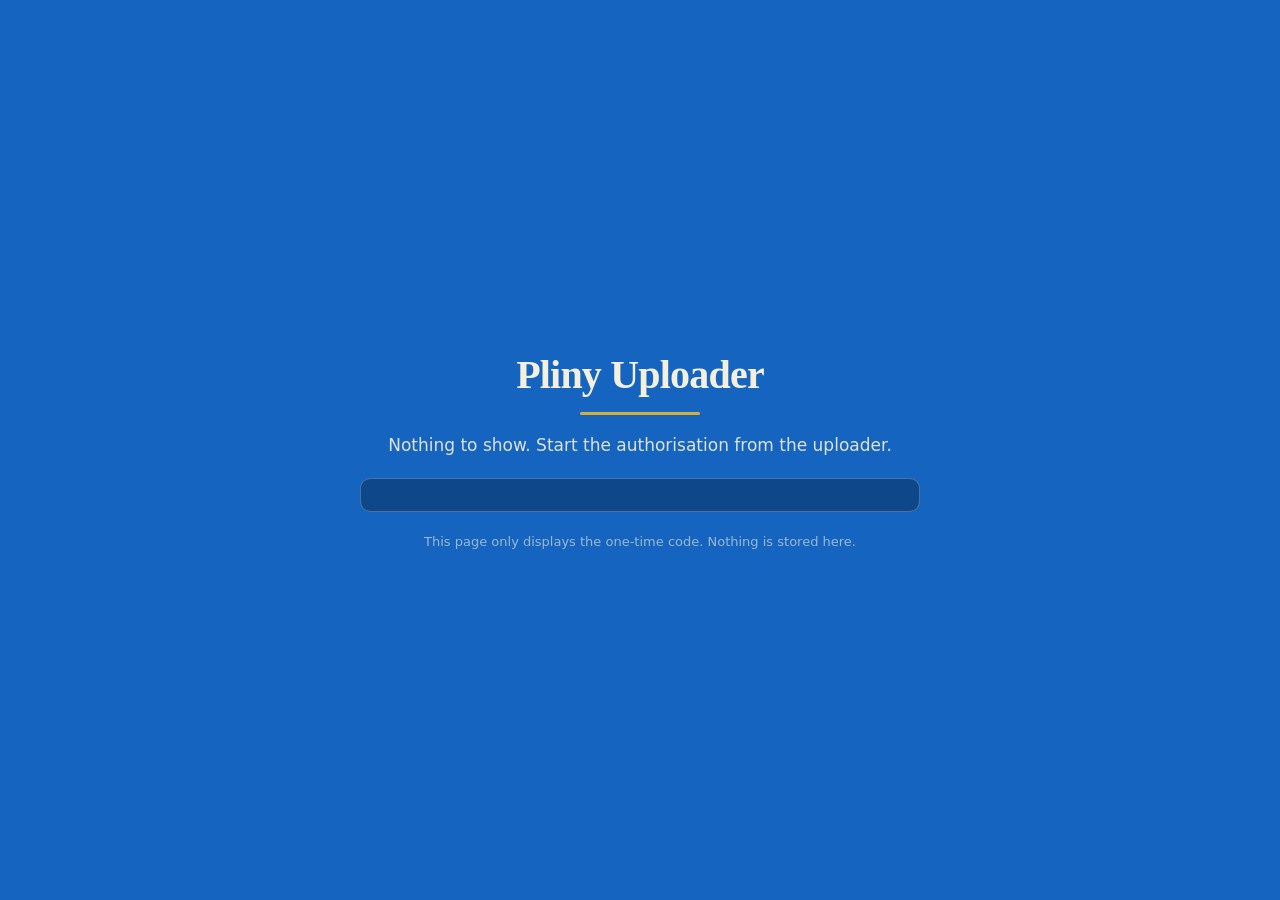
<file: tiktok/index.html>
<!doctype html>
<html lang="en">
<head>
<meta charset="utf-8">
<meta name="viewport" content="width=device-width, initial-scale=1">
<meta name="robots" content="noindex,nofollow">
<title>Pliny Uploader — authorisation</title>
<style>
  :root{--navy:#1565C0;--gold:#D4AF37;--cream:#F5EFDD;--ink:#101820}
  *{box-sizing:border-box}
  body{margin:0;min-height:100dvh;display:flex;align-items:center;justify-content:center;
       background:var(--navy);color:var(--cream);
       font-family:Manrope,system-ui,-apple-system,"Segoe UI",sans-serif;padding:24px}
  .card{max-width:560px;width:100%;text-align:center}
  h1{font-family:Fraunces,Georgia,serif;font-weight:600;font-size:40px;margin:0 0 6px;letter-spacing:-.02em}
  .rule{width:120px;height:3px;background:var(--gold);border-radius:2px;margin:14px auto 18px}
  p{margin:0 0 20px;opacity:.9;font-size:17px;line-height:1.5}
  code{display:block;background:rgba(0,0,0,.28);border:1px solid rgba(245,239,221,.25);
       border-radius:10px;padding:16px;font-family:"IBM Plex Mono",ui-monospace,monospace;
       font-size:15px;word-break:break-all;margin-bottom:16px}
  button{background:var(--cream);color:var(--ink);border:0;border-radius:10px;padding:14px 22px;
         font-weight:700;font-size:16px;cursor:pointer}
  .note{opacity:.6;font-size:13px;margin-top:22px}
</style>
</head>
<body>
<div class="card">
  <h1>Pliny Uploader</h1>
  <div class="rule"></div>
  <p id="msg">Checking the response from TikTok…</p>
  <code id="code" hidden></code>
  <button id="copy" hidden>Copy code</button>
  <div class="note">This page only displays the one-time code. Nothing is stored here.</div>
</div>
<script>
// TikTok will not redirect to localhost, so authorisation lands here and the
// code is handed back by eye. The code is single-use and expires in minutes.
var q = new URLSearchParams(location.search);
var code = q.get('code');
var err = q.get('error');
var msg = document.getElementById('msg');
var box = document.getElementById('code');
var copy = document.getElementById('copy');

if (code) {
  msg.textContent = 'Paste this code back into the terminal:';
  box.textContent = code;
  box.hidden = false;
  copy.hidden = false;
  copy.onclick = function () {
    navigator.clipboard.writeText(code).then(function () {
      copy.textContent = 'Copied';
    });
  };
} else if (err) {
  msg.textContent = 'TikTok refused the request: ' + err +
                    (q.get('error_description') ? ' — ' + q.get('error_description') : '');
} else {
  msg.textContent = 'Nothing to show. Start the authorisation from the uploader.';
}
</script>
</body>
</html>
</file>
<file: assets/styles.css>
/* almanacstudios.co.uk shared styles
   Brand palette matches the Pliny app:
   - Royal blue  #1565C0  primary surfaces
   - Deep navy   #0D47A1  emphasis + footer
   - Warm gold   #D4AF37  accents + CTAs
   - Off-white   #FAFAFA  body background
   - Body text   #1A1A1A  primary text
*/

*, *::before, *::after {
  box-sizing: border-box;
  margin: 0;
  padding: 0;
}

:root {
  --navy: #0D47A1;
  --navy-mid: #1565C0;
  --navy-light: #1976D2;
  --gold: #D4AF37;
  --gold-light: #E8C97E;
  --text: #1A1A1A;
  --text-muted: #555;
  --body-bg: #FAFAFA;
  --surface: #FFFFFF;
  --border: #E8E8E8;
  --white: #FFFFFF;
}

html { -webkit-text-size-adjust: 100%; }

body {
  font-family: 'Inter', -apple-system, BlinkMacSystemFont, 'Segoe UI', Roboto, sans-serif;
  background-color: var(--body-bg);
  color: var(--text);
  line-height: 1.65;
  font-size: 16px;
}

a { color: var(--navy-mid); text-decoration: underline; text-underline-offset: 2px; }
a:hover { color: var(--navy); }

img { display: block; max-width: 100%; }

/* ─ Top navigation ──────────────────────────────────────────────── */
nav.site-nav {
  background-color: var(--navy);
  padding: 0 24px;
  position: sticky;
  top: 0;
  z-index: 100;
  border-bottom: 1px solid rgba(212, 175, 55, 0.25);
}

.nav-inner {
  max-width: 1000px;
  margin: 0 auto;
  display: flex;
  align-items: center;
  justify-content: space-between;
  height: 68px;
}

.nav-brand {
  display: flex;
  align-items: center;
  gap: 12px;
  text-decoration: none;
}

.nav-brand img {
  width: 36px;
  height: 36px;
  border-radius: 50%;
  border: 1.5px solid var(--gold);
}

.nav-brand-name {
  font-family: 'Playfair Display', Georgia, serif;
  font-size: 1.25rem;
  font-weight: 700;
  color: var(--gold);
  letter-spacing: 0.5px;
}

.nav-links {
  display: flex;
  gap: 28px;
  align-items: center;
}

.nav-links a {
  font-size: 0.95rem;
  font-weight: 500;
  color: var(--white);
  text-decoration: none;
  opacity: 0.9;
  transition: opacity 0.15s ease;
}

.nav-links a:hover { opacity: 1; color: var(--gold); }

/* ─ Page header (text-only pages: privacy, terms, support) ───────── */
.page-hero {
  background: linear-gradient(135deg, var(--navy-mid), var(--navy));
  color: var(--white);
  padding: 72px 24px 56px;
  text-align: center;
}

.page-hero h1 {
  font-family: 'Playfair Display', Georgia, serif;
  font-size: clamp(2rem, 5vw, 2.8rem);
  font-weight: 700;
  letter-spacing: 0.3px;
  margin-bottom: 8px;
}

.page-hero .subtitle {
  font-size: 1rem;
  opacity: 0.85;
  font-weight: 400;
}

/* ─ Main content ─────────────────────────────────────────────────── */
main {
  max-width: 720px;
  margin: 0 auto;
  padding: 56px 24px 80px;
}

main.wide {
  max-width: 1000px;
}

main h2 {
  font-family: 'Playfair Display', Georgia, serif;
  font-size: 1.6rem;
  color: var(--navy);
  margin: 40px 0 16px;
  line-height: 1.3;
}

main h2:first-child { margin-top: 0; }

main h3 {
  font-size: 1.15rem;
  font-weight: 600;
  color: var(--navy);
  margin: 28px 0 10px;
}

main p {
  margin-bottom: 16px;
  color: var(--text);
}

main ul, main ol {
  margin: 0 0 18px 24px;
  color: var(--text);
}

main li {
  margin-bottom: 8px;
}

main strong { font-weight: 600; color: var(--navy); }

.callout {
  background: rgba(13, 71, 161, 0.04);
  border-left: 3px solid var(--navy-mid);
  padding: 16px 20px;
  margin: 24px 0;
  border-radius: 4px;
  font-size: 0.97rem;
}

.callout-gold {
  background: rgba(212, 175, 55, 0.10);
  border-left: 3px solid var(--gold);
}

.muted {
  color: var(--text-muted);
  font-size: 0.92rem;
}

/* ─ Homepage hero ────────────────────────────────────────────────── */
.home-hero {
  background: linear-gradient(135deg, var(--navy-mid), var(--navy));
  color: var(--white);
  padding: 96px 24px 88px;
  text-align: center;
}

.home-hero img.logo {
  width: 96px;
  height: 96px;
  border-radius: 50%;
  border: 3px solid var(--gold);
  margin: 0 auto 28px;
  box-shadow: 0 12px 32px rgba(0,0,0,0.35);
}

.home-hero h1 {
  font-family: 'Playfair Display', Georgia, serif;
  font-size: clamp(2.4rem, 6vw, 3.4rem);
  font-weight: 700;
  letter-spacing: 0.5px;
  margin-bottom: 20px;
  color: var(--gold);
}

.home-hero p.lede {
  font-size: 1.15rem;
  max-width: 560px;
  margin: 0 auto 36px;
  opacity: 0.92;
  line-height: 1.55;
}

/* ─ Primary CTA button ───────────────────────────────────────────── */
.btn-primary {
  display: inline-block;
  background-color: var(--gold);
  color: var(--navy);
  font-weight: 700;
  font-size: 1rem;
  padding: 14px 30px;
  border-radius: 999px;
  text-decoration: none;
  letter-spacing: 0.3px;
  box-shadow: 0 6px 18px rgba(212,175,55,0.35);
  transition: transform 0.15s ease, box-shadow 0.15s ease;
}

.btn-primary:hover {
  transform: translateY(-1px);
  box-shadow: 0 8px 22px rgba(212,175,55,0.45);
  color: var(--navy);
}

.btn-secondary {
  display: inline-block;
  background-color: transparent;
  color: var(--white);
  border: 1.5px solid rgba(255,255,255,0.6);
  font-weight: 500;
  font-size: 0.95rem;
  padding: 12px 24px;
  border-radius: 999px;
  text-decoration: none;
  transition: background-color 0.15s ease;
}

.btn-secondary:hover {
  background-color: rgba(255,255,255,0.1);
  color: var(--white);
}

/* ─ Cards (used on Pliny marketing page) ─────────────────────────── */
.card-grid {
  display: grid;
  grid-template-columns: repeat(auto-fit, minmax(220px, 1fr));
  gap: 20px;
  margin: 24px 0;
}

.card {
  background: var(--surface);
  border: 1px solid var(--border);
  border-radius: 12px;
  padding: 24px;
  text-align: center;
}

.card .step-num {
  display: inline-block;
  width: 36px;
  height: 36px;
  border-radius: 50%;
  background: var(--gold);
  color: var(--navy);
  font-weight: 700;
  line-height: 36px;
  margin-bottom: 12px;
}

.card h3 {
  font-size: 1.1rem;
  margin: 0 0 8px;
  color: var(--navy);
}

.card p {
  font-size: 0.95rem;
  color: var(--text-muted);
  margin: 0;
}

/* ─ FAQ accordion-style sections (no JS) ─────────────────────────── */
.faq-item {
  border-bottom: 1px solid var(--border);
  padding: 20px 0;
}

.faq-item:first-of-type { border-top: 1px solid var(--border); }

.faq-item h3 {
  margin: 0 0 8px;
  font-size: 1.05rem;
}

.faq-item p {
  color: var(--text-muted);
  font-size: 0.97rem;
  margin: 0;
}

/* ─ Footer ───────────────────────────────────────────────────────── */
footer.site-footer {
  background: var(--navy);
  color: rgba(255,255,255,0.85);
  padding: 48px 24px 32px;
  font-size: 0.9rem;
}

.footer-inner {
  max-width: 1000px;
  margin: 0 auto;
}

.footer-row {
  display: flex;
  flex-wrap: wrap;
  gap: 24px;
  justify-content: space-between;
  align-items: flex-start;
}

.footer-col h4 {
  font-family: 'Playfair Display', Georgia, serif;
  font-size: 1.1rem;
  color: var(--gold);
  margin-bottom: 10px;
}

.footer-col p, .footer-col a {
  font-size: 0.88rem;
  color: rgba(255,255,255,0.8);
  text-decoration: none;
  display: block;
  margin-bottom: 6px;
}

.footer-col a:hover { color: var(--gold); }

.footer-bottom {
  margin-top: 32px;
  padding-top: 20px;
  border-top: 1px solid rgba(255,255,255,0.12);
  display: flex;
  flex-wrap: wrap;
  gap: 12px;
  justify-content: space-between;
  font-size: 0.82rem;
  color: rgba(255,255,255,0.65);
}

.footer-bottom a {
  color: rgba(255,255,255,0.85);
  text-decoration: none;
  margin-right: 16px;
}

.footer-bottom a:hover { color: var(--gold); }

/* ─ Responsive ───────────────────────────────────────────────────── */
@media (max-width: 600px) {
  .nav-inner { height: 60px; }
  .nav-brand img { width: 32px; height: 32px; }
  .nav-brand-name { font-size: 1.1rem; }
  .nav-links { gap: 16px; }
  .nav-links a { font-size: 0.85rem; }

  main { padding: 40px 20px 60px; }

  .home-hero { padding: 64px 20px 56px; }
  .home-hero img.logo { width: 80px; height: 80px; }

  .page-hero { padding: 56px 20px 40px; }

  .card-grid { grid-template-columns: 1fr; }

  .footer-row { flex-direction: column; gap: 32px; }
  .footer-bottom { flex-direction: column; gap: 8px; }
}
</file>
